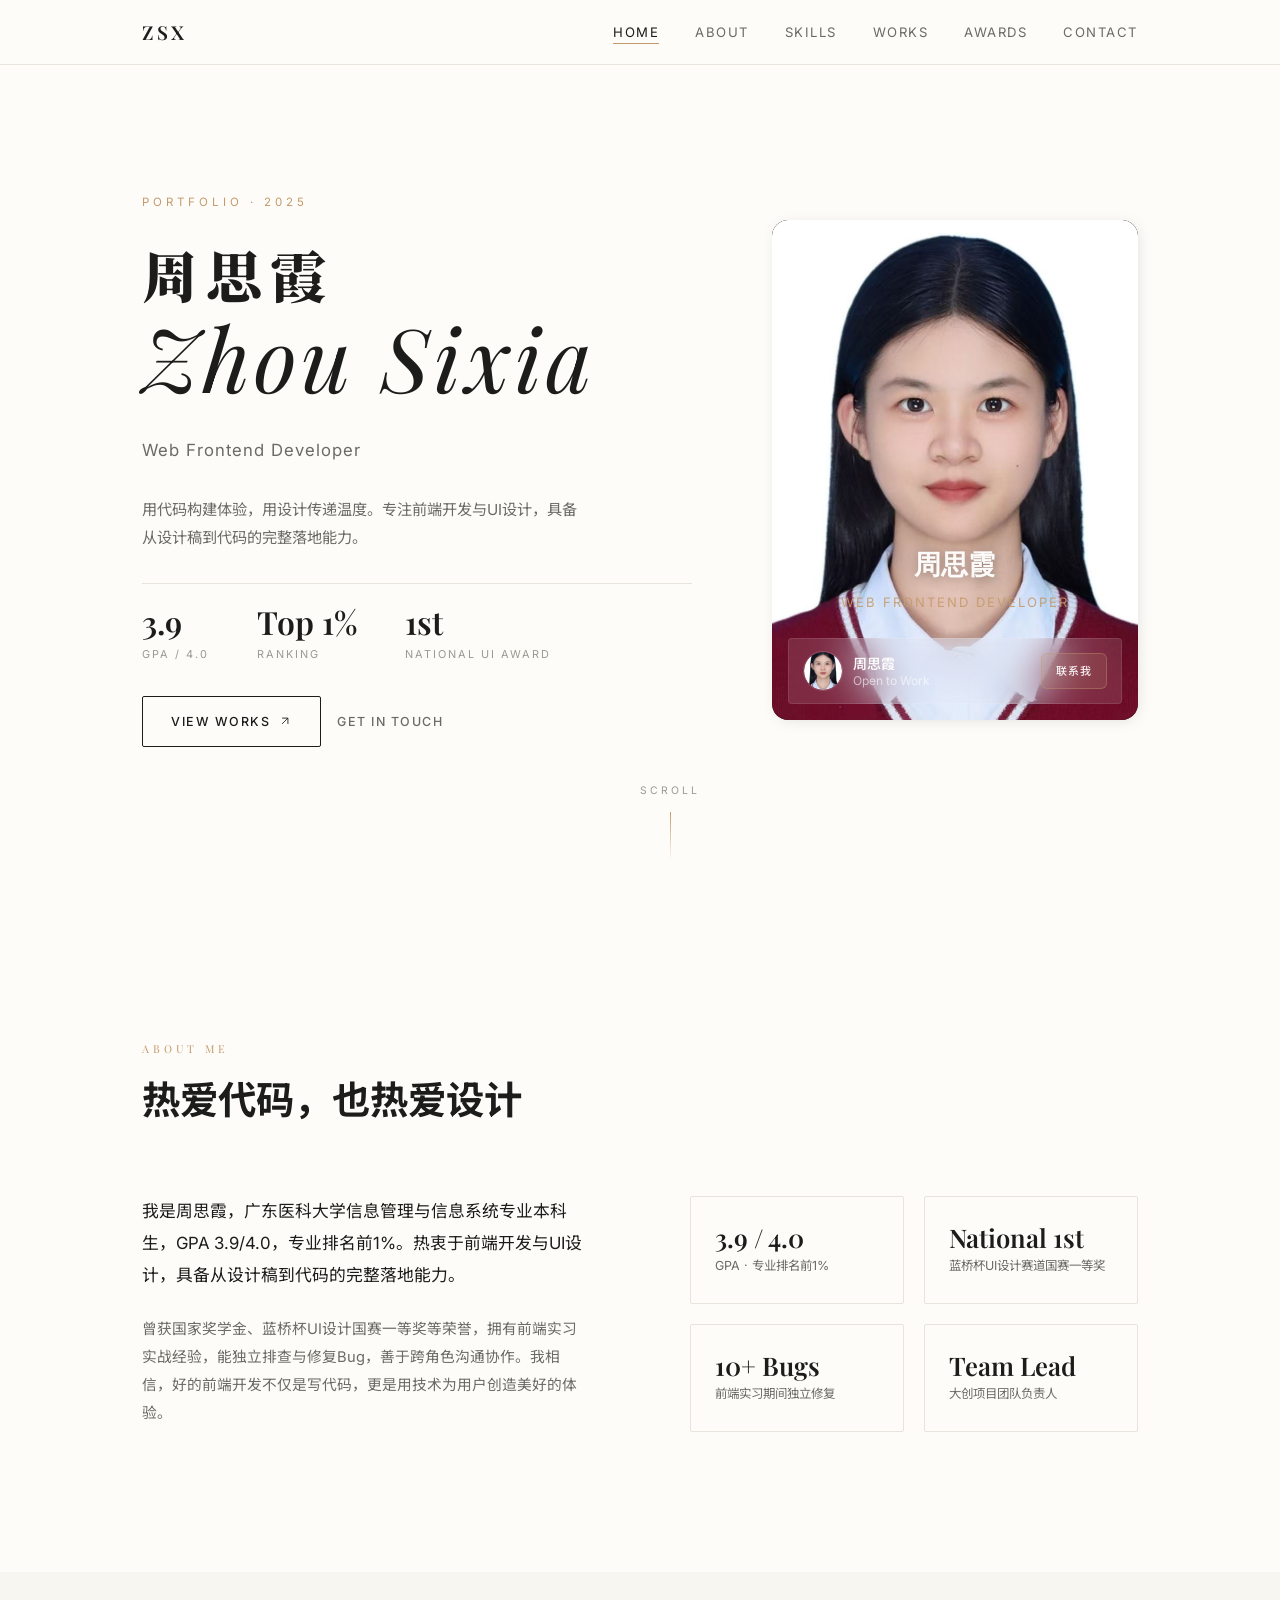
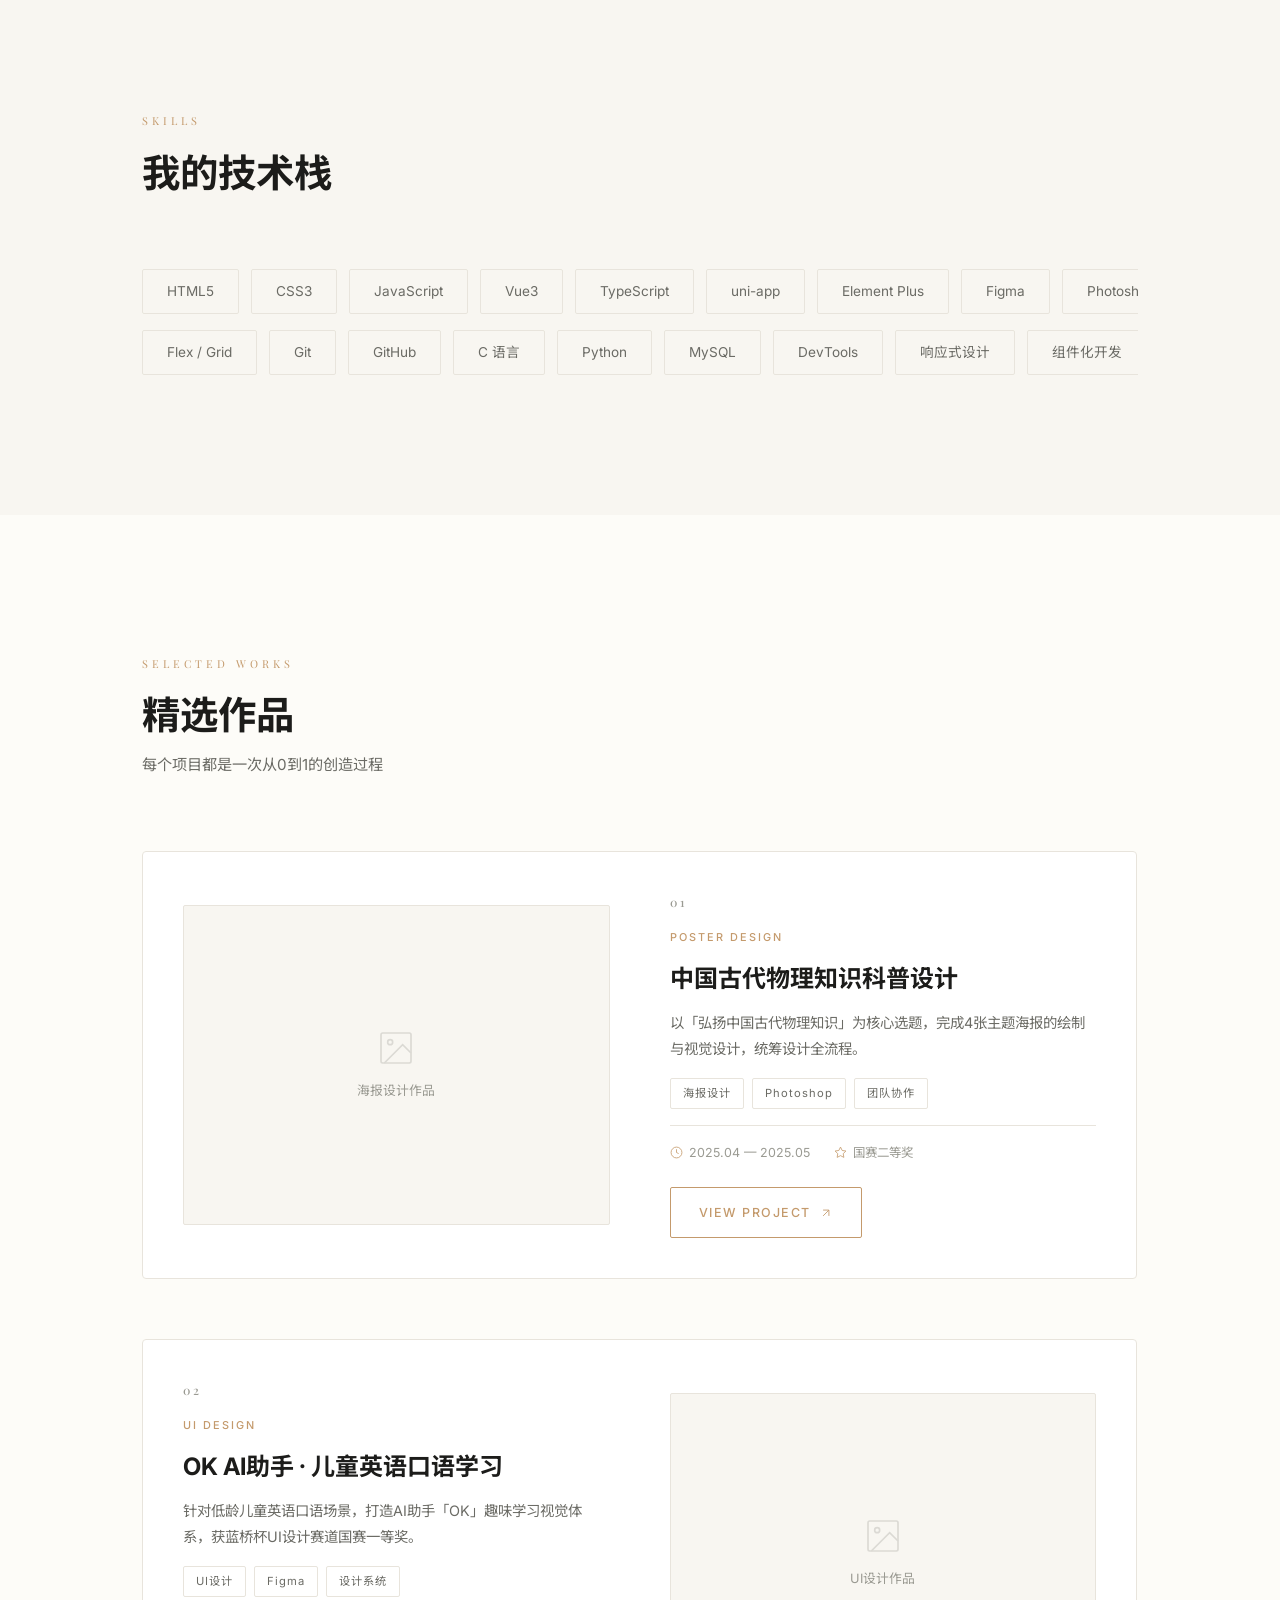
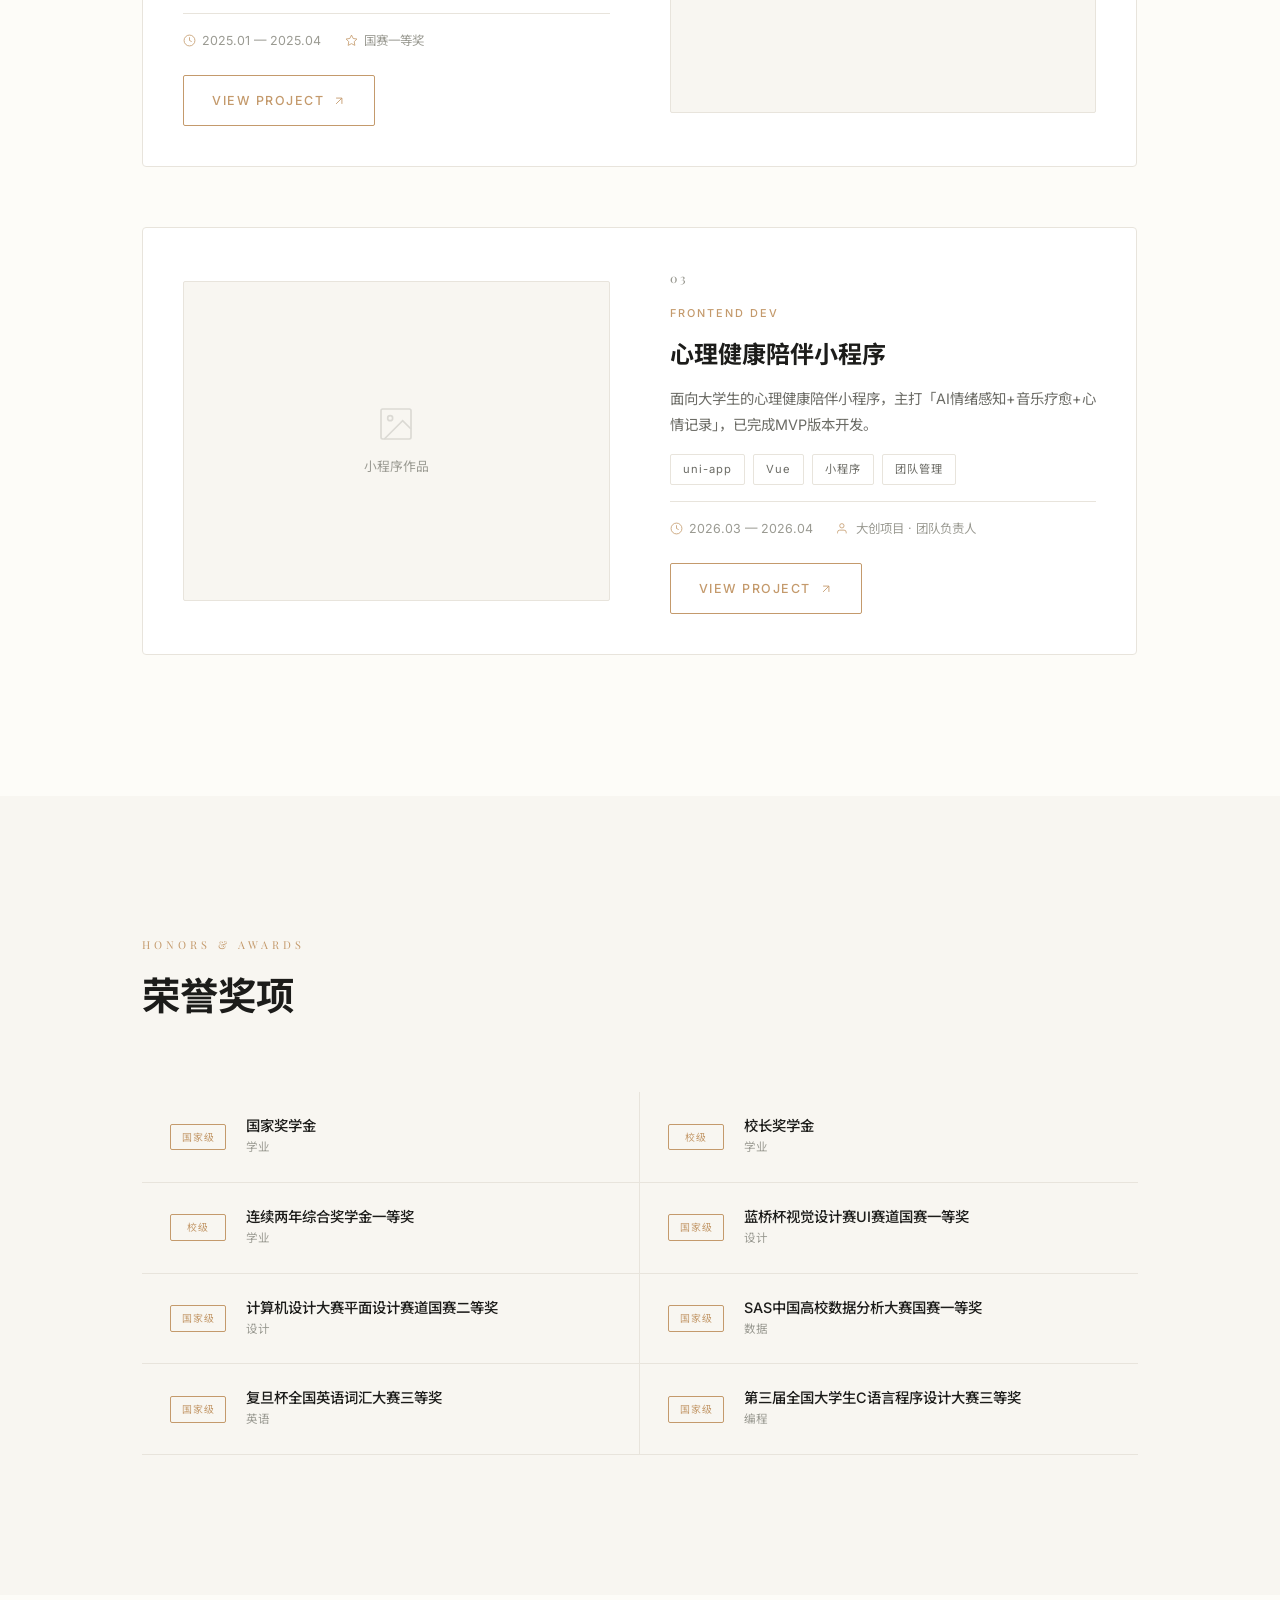
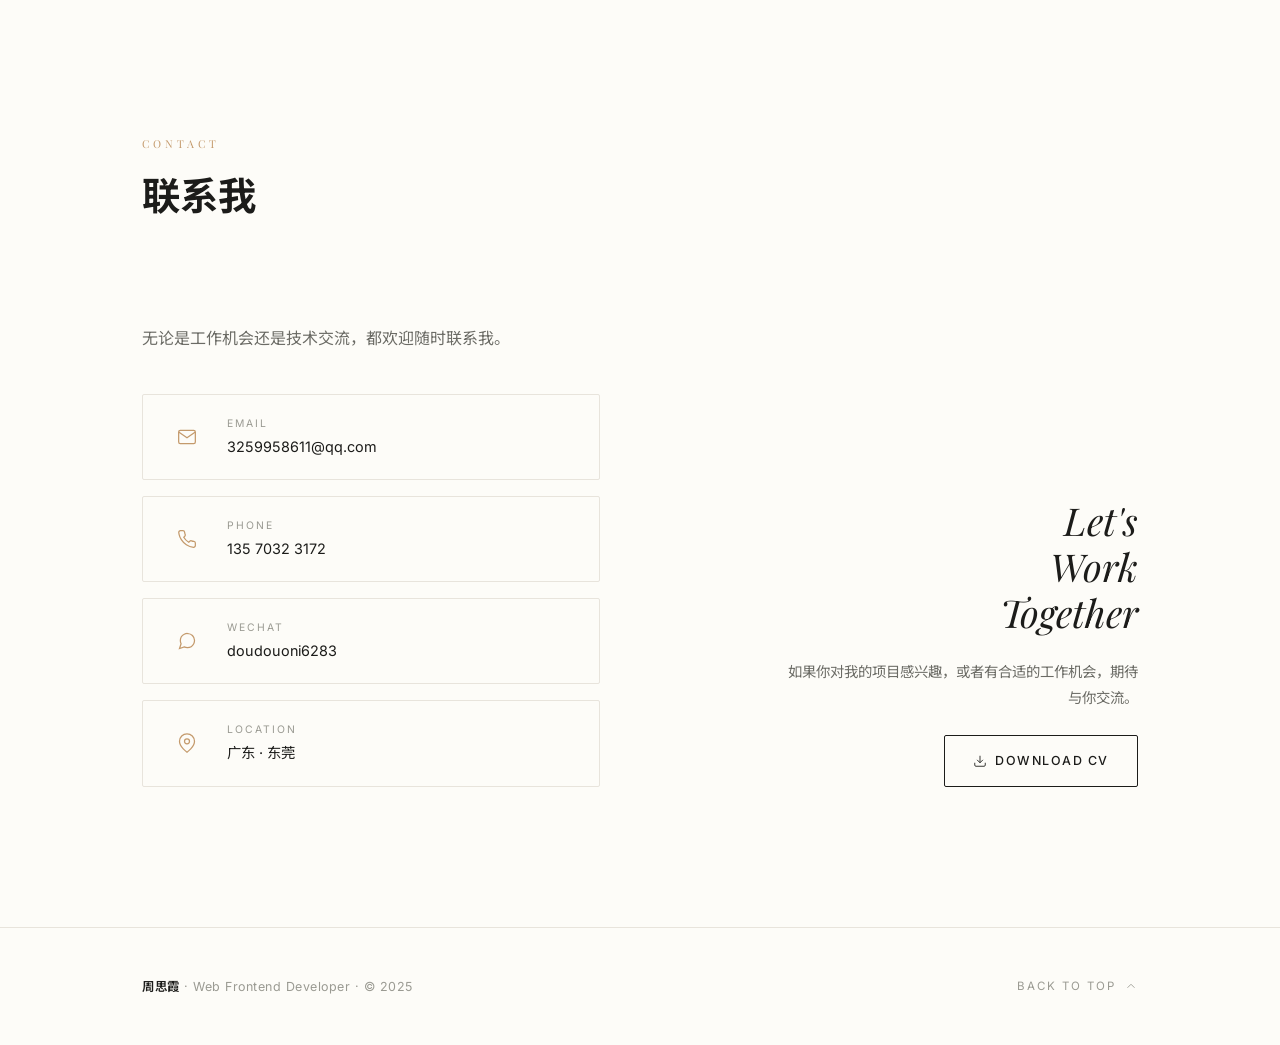
<file: index.html>
<!DOCTYPE html>
<html lang="zh-CN">
<head>
  <meta charset="UTF-8">
  <meta name="viewport" content="width=device-width, initial-scale=1.0">
  <title>周思霞 | Web前端开发工程师</title>
  <meta name="description" content="周思霞的个人作品集 - Web前端开发工程师，专注于前端开发与UI设计">

  <!-- Google Fonts -->
  <link rel="preconnect" href="https://fonts.googleapis.com">
  <link rel="preconnect" href="https://fonts.gstatic.com" crossorigin>
  <link href="https://fonts.googleapis.com/css2?family=Inter:wght@300;400;500;600;700&family=Noto+Serif+SC:wght@400;500;600;700;900&family=Playfair+Display:ital,wght@0,400;0,500;0,600;0,700;0,800;1,400;1,500&family=Noto+Sans+SC:wght@300;400;500;700&display=swap" rel="stylesheet">

  <link rel="stylesheet" href="styles.css">
  <link rel="stylesheet" href="profile-card.css">

  <!-- GSAP 动效库 -->
  <script src="https://cdnjs.cloudflare.com/ajax/libs/gsap/3.12.5/gsap.min.js" defer></script>
  <script src="profile-card.js" defer></script>
</head>
<body>

  <!-- 页面切换遮罩层 -->
  <div class="page-transition-overlay" id="pageOverlay"></div>

  <!-- ===== 导航栏 ===== -->
  <nav class="navbar" id="navbar">
    <div class="nav-container">
      <a href="#home" class="nav-logo">ZSX</a>
      <ul class="nav-links" id="navLinks">
        <li><a href="#home" class="nav-link active" data-section="home">Home</a></li>
        <li><a href="#about" class="nav-link" data-section="about">About</a></li>
        <li><a href="#skills" class="nav-link" data-section="skills">Skills</a></li>
        <li><a href="#projects" class="nav-link" data-section="projects">Works</a></li>
        <li><a href="#awards" class="nav-link" data-section="awards">Awards</a></li>
        <li><a href="#contact" class="nav-link" data-section="contact">Contact</a></li>
      </ul>
      <button class="hamburger" id="hamburger" aria-label="菜单">
        <span></span>
        <span></span>
        <span></span>
      </button>
    </div>
  </nav>

  <!-- ===== Hero 区 ===== -->
  <section class="hero" id="home">
    <div class="hero-inner">
      <div class="hero-left fade-up">
        <span class="hero-tag">Portfolio · 2025</span>
        <h1 class="hero-name">
          <span class="name-cn">周思霞</span>
          <span class="name-en">Zhou Sixia</span>
        </h1>
        <p class="hero-title">Web Frontend Developer</p>
        <p class="hero-desc">用代码构建体验，用设计传递温度。专注前端开发与UI设计，具备从设计稿到代码的完整落地能力。</p>
        <div class="hero-stats">
          <div class="hero-stat">
            <span class="hero-stat-value">3.9</span>
            <span class="hero-stat-label">GPA / 4.0</span>
          </div>
          <div class="hero-stat">
            <span class="hero-stat-value">Top 1%</span>
            <span class="hero-stat-label">Ranking</span>
          </div>
          <div class="hero-stat">
            <span class="hero-stat-value">1st</span>
            <span class="hero-stat-label">National UI Award</span>
          </div>
        </div>
        <div class="hero-actions">
          <a href="#projects" class="btn btn-primary">
            <span>View Works</span>
            <svg viewBox="0 0 24 24" fill="none" stroke="currentColor" stroke-width="1.5"><path d="M7 17L17 7M17 7H7M17 7v10"/></svg>
          </a>
          <a href="#contact" class="btn btn-text">Get in Touch</a>
        </div>
      </div>
      <div class="hero-right fade-up">
        <!-- 3D 个人卡片 -->
        <div class="pc-card-wrapper">
          <div class="pc-behind"></div>
          <div class="pc-card-shell">
            <section class="pc-card">
              <div class="pc-inside">
                <div class="pc-shine"></div>
                <div class="pc-glare"></div>
                <div class="pc-avatar-content">
                  <img class="pc-avatar" src="assets/avatar/avatar.jpg" alt="周思霞头像" loading="lazy">
                </div>
                <div class="pc-content-overlay">
                  <h3 class="pc-card-title">周思霞</h3>
                  <p class="pc-card-subtitle">Web Frontend Developer</p>
                </div>
                <div class="pc-user-info">
                  <div class="pc-user-details">
                    <div class="pc-mini-avatar">
                      <img src="assets/avatar/avatar.jpg" alt="头像" loading="lazy">
                    </div>
                    <div class="pc-user-text">
                      <div class="pc-user-name">周思霞</div>
                      <div class="pc-user-status">Open to Work</div>
                    </div>
                  </div>
                  <a href="#contact" class="pc-contact-btn">联系我</a>
                </div>
              </div>
            </section>
          </div>
        </div>
      </div>
    </div>
    <div class="scroll-hint fade-up">
      <span>Scroll</span>
      <div class="scroll-line"></div>
    </div>
  </section>

  <!-- ===== 关于我 ===== -->
  <section class="section about-section" id="about">
    <div class="container">
      <div class="section-header fade-up">
        <span class="section-label">About Me</span>
        <h2 class="section-title">热爱代码，也热爱设计</h2>
      </div>
      <div class="about-inner">
        <div class="about-text fade-up">
          <p class="about-summary">
            我是周思霞，广东医科大学信息管理与信息系统专业本科生，GPA 3.9/4.0，专业排名前1%。热衷于前端开发与UI设计，具备从设计稿到代码的完整落地能力。
          </p>
          <p class="about-detail">
            曾获国家奖学金、蓝桥杯UI设计国赛一等奖等荣誉，拥有前端实习实战经验，能独立排查与修复Bug，善于跨角色沟通协作。我相信，好的前端开发不仅是写代码，更是用技术为用户创造美好的体验。
          </p>
        </div>
        <div class="about-highlights fade-up">
          <div class="highlight-item">
            <span class="highlight-number">3.9 / 4.0</span>
            <span class="highlight-text">GPA · 专业排名前1%</span>
          </div>
          <div class="highlight-item">
            <span class="highlight-number">National 1st</span>
            <span class="highlight-text">蓝桥杯UI设计赛道国赛一等奖</span>
          </div>
          <div class="highlight-item">
            <span class="highlight-number">10+ Bugs</span>
            <span class="highlight-text">前端实习期间独立修复</span>
          </div>
          <div class="highlight-item">
            <span class="highlight-number">Team Lead</span>
            <span class="highlight-text">大创项目团队负责人</span>
          </div>
        </div>
      </div>
    </div>
  </section>

  <!-- ===== 专业技能 ===== -->
  <section class="section skills-section" id="skills">
    <div class="container">
      <div class="section-header fade-up">
        <span class="section-label">Skills</span>
        <h2 class="section-title">我的技术栈</h2>
      </div>
      <!-- 横向滚动标签带 -->
      <div class="skills-marquee" id="skillsMarquee">
        <div class="marquee-row marquee-left">
          <div class="marquee-track">
            <span class="marquee-tag">HTML5</span>
            <span class="marquee-tag">CSS3</span>
            <span class="marquee-tag">JavaScript</span>
            <span class="marquee-tag">Vue3</span>
            <span class="marquee-tag">TypeScript</span>
            <span class="marquee-tag">uni-app</span>
            <span class="marquee-tag">Element Plus</span>
            <span class="marquee-tag">Figma</span>
            <span class="marquee-tag">Photoshop</span>
            <span class="marquee-tag">Illustrator</span>
            <!-- 重复一份用于无缝循环 -->
            <span class="marquee-tag">HTML5</span>
            <span class="marquee-tag">CSS3</span>
            <span class="marquee-tag">JavaScript</span>
            <span class="marquee-tag">Vue3</span>
            <span class="marquee-tag">TypeScript</span>
            <span class="marquee-tag">uni-app</span>
            <span class="marquee-tag">Element Plus</span>
            <span class="marquee-tag">Figma</span>
            <span class="marquee-tag">Photoshop</span>
            <span class="marquee-tag">Illustrator</span>
          </div>
        </div>
        <div class="marquee-row marquee-right">
          <div class="marquee-track">
            <span class="marquee-tag">Flex / Grid</span>
            <span class="marquee-tag">Git</span>
            <span class="marquee-tag">GitHub</span>
            <span class="marquee-tag">C 语言</span>
            <span class="marquee-tag">Python</span>
            <span class="marquee-tag">MySQL</span>
            <span class="marquee-tag">DevTools</span>
            <span class="marquee-tag">响应式设计</span>
            <span class="marquee-tag">组件化开发</span>
            <span class="marquee-tag">UI 设计</span>
            <!-- 重复 -->
            <span class="marquee-tag">Flex / Grid</span>
            <span class="marquee-tag">Git</span>
            <span class="marquee-tag">GitHub</span>
            <span class="marquee-tag">C 语言</span>
            <span class="marquee-tag">Python</span>
            <span class="marquee-tag">MySQL</span>
            <span class="marquee-tag">DevTools</span>
            <span class="marquee-tag">响应式设计</span>
            <span class="marquee-tag">组件化开发</span>
            <span class="marquee-tag">UI 设计</span>
          </div>
        </div>
      </div>
    </div>
  </section>

  <!-- ===== 作品集 ===== -->
  <section class="section projects-section" id="projects">
    <div class="container">
      <div class="section-header fade-up">
        <span class="section-label">Selected Works</span>
        <h2 class="section-title">精选作品</h2>
        <p class="section-desc">每个项目都是一次从0到1的创造过程</p>
      </div>

      <!-- 粘性堆叠容器 -->
      <div class="sticky-stack" id="stickyStack">

        <!-- 项目 01：海报设计 -->
        <div class="stack-card" data-stack-index="0">
          <div class="project-entry">
            <div class="project-cover-wrap">
              <div class="project-cover">
                <div class="project-placeholder">
                  <svg viewBox="0 0 24 24" fill="none" stroke="currentColor" stroke-width="1" width="40" height="40">
                    <rect x="3" y="3" width="18" height="18" rx="1"/>
                    <circle cx="8.5" cy="8.5" r="1.5"/>
                    <polyline points="21 15 16 10 5 21"/>
                  </svg>
                  <span>海报设计作品</span>
                </div>
              </div>
            </div>
            <div class="project-info">
              <span class="project-number">01</span>
              <span class="project-type">Poster Design</span>
              <h3 class="project-title">中国古代物理知识科普设计</h3>
              <p class="project-desc">以「弘扬中国古代物理知识」为核心选题，完成4张主题海报的绘制与视觉设计，统筹设计全流程。</p>
              <div class="project-tags">
                <span class="tag">海报设计</span>
                <span class="tag">Photoshop</span>
                <span class="tag">团队协作</span>
              </div>
              <div class="project-meta">
                <span class="meta-item">
                  <svg viewBox="0 0 24 24" fill="none" stroke="currentColor" stroke-width="1.5"><circle cx="12" cy="12" r="10"/><polyline points="12 6 12 12 16 14"/></svg>
                  2025.04 — 2025.05
                </span>
                <span class="meta-item">
                  <svg viewBox="0 0 24 24" fill="none" stroke="currentColor" stroke-width="1.5"><polygon points="12 2 15.09 8.26 22 9.27 17 14.14 18.18 21.02 12 17.77 5.82 21.02 7 14.14 2 9.27 8.91 8.26 12 2"/></svg>
                  国赛二等奖
                </span>
              </div>
              <div class="project-link">
                <a href="poster.html" class="btn btn-accent btn-sm">
                  <span>View Project</span>
                  <svg viewBox="0 0 24 24" fill="none" stroke="currentColor" stroke-width="1.5"><path d="M7 17L17 7M17 7H7M17 7v10"/></svg>
                </a>
              </div>
            </div>
          </div>
        </div>

        <!-- 项目 02：UI设计 -->
        <div class="stack-card" data-stack-index="1">
          <div class="project-entry reverse">
            <div class="project-cover-wrap">
              <div class="project-cover">
                <div class="project-placeholder">
                  <svg viewBox="0 0 24 24" fill="none" stroke="currentColor" stroke-width="1" width="40" height="40">
                    <rect x="3" y="3" width="18" height="18" rx="1"/>
                    <circle cx="8.5" cy="8.5" r="1.5"/>
                    <polyline points="21 15 16 10 5 21"/>
                  </svg>
                  <span>UI设计作品</span>
                </div>
              </div>
            </div>
            <div class="project-info">
              <span class="project-number">02</span>
              <span class="project-type">UI Design</span>
              <h3 class="project-title">OK AI助手 · 儿童英语口语学习</h3>
              <p class="project-desc">针对低龄儿童英语口语场景，打造AI助手「OK」趣味学习视觉体系，获蓝桥杯UI设计赛道国赛一等奖。</p>
              <div class="project-tags">
                <span class="tag">UI设计</span>
                <span class="tag">Figma</span>
                <span class="tag">设计系统</span>
              </div>
              <div class="project-meta">
                <span class="meta-item">
                  <svg viewBox="0 0 24 24" fill="none" stroke="currentColor" stroke-width="1.5"><circle cx="12" cy="12" r="10"/><polyline points="12 6 12 12 16 14"/></svg>
                  2025.01 — 2025.04
                </span>
                <span class="meta-item">
                  <svg viewBox="0 0 24 24" fill="none" stroke="currentColor" stroke-width="1.5"><polygon points="12 2 15.09 8.26 22 9.27 17 14.14 18.18 21.02 12 17.77 5.82 21.02 7 14.14 2 9.27 8.91 8.26 12 2"/></svg>
                  国赛一等奖
                </span>
              </div>
              <div class="project-link">
                <a href="ui-design.html" class="btn btn-accent btn-sm">
                  <span>View Project</span>
                  <svg viewBox="0 0 24 24" fill="none" stroke="currentColor" stroke-width="1.5"><path d="M7 17L17 7M17 7H7M17 7v10"/></svg>
                </a>
              </div>
            </div>
          </div>
        </div>

        <!-- 项目 03：前端项目 -->
        <div class="stack-card" data-stack-index="2">
          <div class="project-entry">
            <div class="project-cover-wrap">
              <div class="project-cover">
                <div class="project-placeholder">
                  <svg viewBox="0 0 24 24" fill="none" stroke="currentColor" stroke-width="1" width="40" height="40">
                    <rect x="3" y="3" width="18" height="18" rx="1"/>
                    <circle cx="8.5" cy="8.5" r="1.5"/>
                    <polyline points="21 15 16 10 5 21"/>
                  </svg>
                  <span>小程序作品</span>
                </div>
              </div>
            </div>
            <div class="project-info">
              <span class="project-number">03</span>
              <span class="project-type">Frontend Dev</span>
              <h3 class="project-title">心理健康陪伴小程序</h3>
              <p class="project-desc">面向大学生的心理健康陪伴小程序，主打「AI情绪感知+音乐疗愈+心情记录」，已完成MVP版本开发。</p>
              <div class="project-tags">
                <span class="tag">uni-app</span>
                <span class="tag">Vue</span>
                <span class="tag">小程序</span>
                <span class="tag">团队管理</span>
              </div>
              <div class="project-meta">
                <span class="meta-item">
                  <svg viewBox="0 0 24 24" fill="none" stroke="currentColor" stroke-width="1.5"><circle cx="12" cy="12" r="10"/><polyline points="12 6 12 12 16 14"/></svg>
                  2026.03 — 2026.04
                </span>
                <span class="meta-item">
                  <svg viewBox="0 0 24 24" fill="none" stroke="currentColor" stroke-width="1.5"><path d="M17 21v-2a4 4 0 0 0-4-4H5a4 4 0 0 0-4 4v2"/><circle cx="9" cy="7" r="4"/></svg>
                  大创项目 · 团队负责人
                </span>
              </div>
              <div class="project-link">
                <a href="mental-health.html" class="btn btn-accent btn-sm">
                  <span>View Project</span>
                  <svg viewBox="0 0 24 24" fill="none" stroke="currentColor" stroke-width="1.5"><path d="M7 17L17 7M17 7H7M17 7v10"/></svg>
                </a>
              </div>
            </div>
          </div>
        </div>

      </div>
    </div>
  </section>

  <!-- ===== 荣誉奖项 ===== -->
  <section class="section awards-section" id="awards">
    <div class="container">
      <div class="section-header fade-up">
        <span class="section-label">Honors & Awards</span>
        <h2 class="section-title">荣誉奖项</h2>
      </div>
      <div class="awards-inner fade-up">
        <div class="award-item">
          <span class="award-badge">国家级</span>
          <div class="award-content">
            <h4 class="award-name">国家奖学金</h4>
            <span class="award-category">学业</span>
          </div>
        </div>
        <div class="award-item">
          <span class="award-badge">校级</span>
          <div class="award-content">
            <h4 class="award-name">校长奖学金</h4>
            <span class="award-category">学业</span>
          </div>
        </div>
        <div class="award-item">
          <span class="award-badge">校级</span>
          <div class="award-content">
            <h4 class="award-name">连续两年综合奖学金一等奖</h4>
            <span class="award-category">学业</span>
          </div>
        </div>
        <div class="award-item">
          <span class="award-badge">国家级</span>
          <div class="award-content">
            <h4 class="award-name">蓝桥杯视觉设计赛UI赛道国赛一等奖</h4>
            <span class="award-category">设计</span>
          </div>
        </div>
        <div class="award-item">
          <span class="award-badge">国家级</span>
          <div class="award-content">
            <h4 class="award-name">计算机设计大赛平面设计赛道国赛二等奖</h4>
            <span class="award-category">设计</span>
          </div>
        </div>
        <div class="award-item">
          <span class="award-badge">国家级</span>
          <div class="award-content">
            <h4 class="award-name">SAS中国高校数据分析大赛国赛一等奖</h4>
            <span class="award-category">数据</span>
          </div>
        </div>
        <div class="award-item">
          <span class="award-badge">国家级</span>
          <div class="award-content">
            <h4 class="award-name">复旦杯全国英语词汇大赛三等奖</h4>
            <span class="award-category">英语</span>
          </div>
        </div>
        <div class="award-item">
          <span class="award-badge">国家级</span>
          <div class="award-content">
            <h4 class="award-name">第三届全国大学生C语言程序设计大赛三等奖</h4>
            <span class="award-category">编程</span>
          </div>
        </div>
      </div>
    </div>
  </section>

  <!-- ===== 联系我 ===== -->
  <section class="section contact-section" id="contact">
    <div class="container">
      <div class="contact-inner">
        <div class="contact-left fade-up">
          <div class="section-header">
            <span class="section-label">Contact</span>
            <h2 class="section-title">联系我</h2>
          </div>
          <p class="contact-text">无论是工作机会还是技术交流，都欢迎随时联系我。</p>
          <div class="contact-cards">
            <a href="mailto:3259958611@qq.com" class="contact-card">
              <div class="contact-icon">
                <svg viewBox="0 0 24 24" fill="none" stroke="currentColor" stroke-width="1.5">
                  <path d="M4 4h16c1.1 0 2 .9 2 2v12c0 1.1-.9 2-2 2H4c-1.1 0-2-.9-2-2V6c0-1.1.9-2 2-2z"/>
                  <polyline points="22,6 12,13 2,6"/>
                </svg>
              </div>
              <div>
                <span class="contact-label">Email</span>
                <span class="contact-value">3259958611@qq.com</span>
              </div>
            </a>
            <div class="contact-card">
              <div class="contact-icon">
                <svg viewBox="0 0 24 24" fill="none" stroke="currentColor" stroke-width="1.5">
                  <path d="M22 16.92v3a2 2 0 0 1-2.18 2 19.79 19.79 0 0 1-8.63-3.07 19.5 19.5 0 0 1-6-6 19.79 19.79 0 0 1-3.07-8.67A2 2 0 0 1 4.11 2h3a2 2 0 0 1 2 1.72c.127.96.361 1.903.7 2.81a2 2 0 0 1-.45 2.11L8.09 9.91a16 16 0 0 0 6 6l1.27-1.27a2 2 0 0 1 2.11-.45c.907.339 1.85.573 2.81.7A2 2 0 0 1 22 16.92z"/>
                </svg>
              </div>
              <div>
                <span class="contact-label">Phone</span>
                <span class="contact-value">135 7032 3172</span>
              </div>
            </div>
            <div class="contact-card">
              <div class="contact-icon">
                <svg viewBox="0 0 24 24" fill="none" stroke="currentColor" stroke-width="1.5">
                  <path d="M21 11.5a8.38 8.38 0 0 1-.9 3.8 8.5 8.5 0 0 1-7.6 4.7 8.38 8.38 0 0 1-3.8-.9L3 21l1.9-5.7a8.38 8.38 0 0 1-.9-3.8 8.5 8.5 0 0 1 4.7-7.6 8.38 8.38 0 0 1 3.8-.9h.5a8.48 8.48 0 0 1 8 8v.5z"/>
                </svg>
              </div>
              <div>
                <span class="contact-label">WeChat</span>
                <span class="contact-value">doudouoni6283</span>
              </div>
            </div>
            <div class="contact-card">
              <div class="contact-icon">
                <svg viewBox="0 0 24 24" fill="none" stroke="currentColor" stroke-width="1.5">
                  <path d="M21 10c0 7-9 13-9 13s-9-6-9-13a9 9 0 0 1 18 0z"/>
                  <circle cx="12" cy="10" r="3"/>
                </svg>
              </div>
              <div>
                <span class="contact-label">Location</span>
                <span class="contact-value">广东 · 东莞</span>
              </div>
            </div>
          </div>
        </div>
        <div class="contact-right fade-up">
          <h3 class="contact-cta-title">Let's<br>Work<br>Together</h3>
          <p class="contact-cta-desc">如果你对我的项目感兴趣，或者有合适的工作机会，期待与你交流。</p>
          <a href="个人简历.pdf" download class="btn btn-primary">
            <svg viewBox="0 0 24 24" fill="none" stroke="currentColor" stroke-width="1.5" width="16" height="16">
              <path d="M21 15v4a2 2 0 0 1-2 2H5a2 2 0 0 1-2-2v-4"/>
              <polyline points="7 10 12 15 17 10"/>
              <line x1="12" y1="15" x2="12" y2="3"/>
            </svg>
            <span>Download CV</span>
          </a>
        </div>
      </div>
    </div>
  </section>

  <!-- ===== 页脚 ===== -->
  <footer class="footer">
    <div class="footer-inner">
      <p class="footer-text"><strong>周思霞</strong> · Web Frontend Developer · © 2025</p>
      <button class="footer-back-top" onclick="window.scrollTo({top:0,behavior:'smooth'})">
        <span>Back to Top</span>
        <svg viewBox="0 0 24 24" fill="none" stroke="currentColor" stroke-width="1.5">
          <polyline points="18 15 12 9 6 15"/>
        </svg>
      </button>
    </div>
  </footer>

  <script src="script.js"></script>
</body>
</html>
</file>
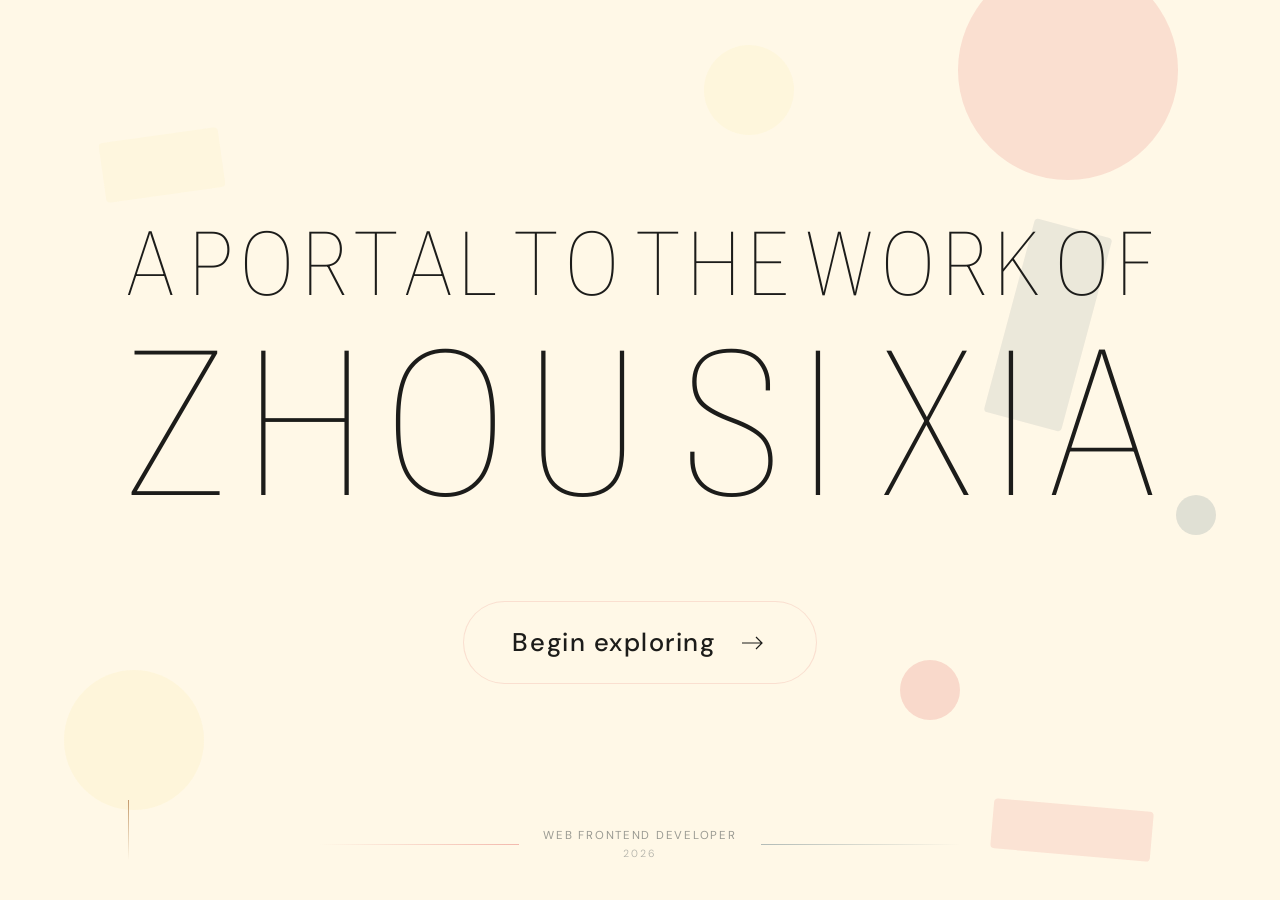
<file: splash.html>
<!doctype html>
<html lang="en">
  <head>
    <meta charset="UTF-8" />
    <meta name="viewport" content="width=device-width, initial-scale=1.0" />
    <title>周思霞 | Web Frontend Developer</title>
    <link rel="preconnect" href="https://fonts.googleapis.com" />
    <link rel="preconnect" href="https://fonts.gstatic.com" crossorigin />
    <!-- Roboto Flex 可变字体（支持 wght/wdth/ital 轴） -->
    <link
      href="https://fonts.googleapis.com/css2?family=Roboto+Flex:opsz,wdth,wght@8..144,25..151,100..1000&display=swap"
      rel="stylesheet"
    />
    <link
      href="https://fonts.googleapis.com/css2?family=DM+Sans:ital,opsz,wght@0,9..40,300;0,9..40,400;0,9..40,500;0,9..40,600&display=swap"
      rel="stylesheet"
    />
    <link rel="stylesheet" href="splash.css" />
  </head>
  <body>
    <div class="splash" id="splash">
      <!-- Grainient 动态背景 -->
      <div class="grainient-container" id="grainientBg"></div>

      <!-- 背景几何装饰 -->
      <div class="splash-shapes">
        <div class="shape shape-circle shape-1"></div>
        <div class="shape shape-circle shape-2"></div>
        <div class="shape shape-rect shape-3"></div>
        <div class="shape shape-circle shape-4"></div>
        <div class="shape shape-rect shape-5"></div>
        <div class="shape shape-circle shape-6"></div>
        <div class="shape shape-rect shape-7"></div>
        <div class="shape shape-circle shape-8"></div>
      </div>

      <!-- 主内容 -->
      <div class="splash-body">
        <!-- TextPressure 文字动效容器 -->
        <div class="tp-container" id="tpContainer1">
          <h1 class="tp-title" id="tpTitle1"></h1>
        </div>
        <div class="tp-container" id="tpContainer2">
          <h1 class="tp-title" id="tpTitle2"></h1>
        </div>

        <div class="splash-cta-wrap">
          <button class="splash-cta" id="enterBtn">
            <span>Begin exploring</span>
            <svg
              class="splash-cta-arrow"
              viewBox="0 0 32 32"
              fill="none"
              stroke="currentColor"
              stroke-width="1.2"
            >
              <path d="M6 16h20M20 10l6 6-6 6" />
            </svg>
          </button>
        </div>
      </div>

      <!-- 底部信息（居中 + 两侧渐细横线） -->
      <div class="splash-footer">
        <div class="splash-footer-line splash-footer-line-left"></div>
        <div class="splash-footer-text">
          <span class="splash-footer-role">WEB FRONTEND DEVELOPER</span>
          <span class="splash-footer-year">2026</span>
        </div>
        <div class="splash-footer-line splash-footer-line-right"></div>
      </div>

      <!-- 左下角装饰线 -->
      <div class="splash-accent"></div>
    </div>

    <!-- Grainient 动态背景 -->
    <script type="module">
      import { Renderer, Program, Mesh, Triangle } from 'https://esm.sh/ogl@1.0.11';

      const hexToRgb = hex => {
        const result = /^#?([a-f\d]{2})([a-f\d]{2})([a-f\d]{2})$/i.exec(hex);
        if (!result) return [1, 1, 1];
        return [parseInt(result[1], 16) / 255, parseInt(result[2], 16) / 255, parseInt(result[3], 16) / 255];
      };

      // 原始 vertex shader（完全保留）
      const vertex = `#version 300 es
in vec2 position;
void main() {
  gl_Position = vec4(position, 0.0, 1.0);
}`;

      // 原始 fragment shader（完全保留）
      const fragment = `#version 300 es
precision highp float;
uniform vec2 iResolution;
uniform float iTime;
uniform float uTimeSpeed;
uniform float uColorBalance;
uniform float uWarpStrength;
uniform float uWarpFrequency;
uniform float uWarpSpeed;
uniform float uWarpAmplitude;
uniform float uBlendAngle;
uniform float uBlendSoftness;
uniform float uRotationAmount;
uniform float uNoiseScale;
uniform float uGrainAmount;
uniform float uGrainScale;
uniform float uGrainAnimated;
uniform float uContrast;
uniform float uGamma;
uniform float uSaturation;
uniform vec2 uCenterOffset;
uniform float uZoom;
uniform vec3 uColor1;
uniform vec3 uColor2;
uniform vec3 uColor3;
out vec4 fragColor;
#define S(a,b,t) smoothstep(a,b,t)
mat2 Rot(float a){float s=sin(a),c=cos(a);return mat2(c,-s,s,c);}
vec2 hash(vec2 p){p=vec2(dot(p,vec2(2127.1,81.17)),dot(p,vec2(1269.5,283.37)));return fract(sin(p)*43758.5453);}
float noise(vec2 p){vec2 i=floor(p),f=fract(p),u=f*f*(3.0-2.0*f);float n=mix(mix(dot(-1.0+2.0*hash(i+vec2(0.0,0.0)),f-vec2(0.0,0.0)),dot(-1.0+2.0*hash(i+vec2(1.0,0.0)),f-vec2(1.0,0.0)),u.x),mix(dot(-1.0+2.0*hash(i+vec2(0.0,1.0)),f-vec2(0.0,1.0)),dot(-1.0+2.0*hash(i+vec2(1.0,1.0)),f-vec2(1.0,1.0)),u.x),u.y);return 0.5+0.5*n;}
void mainImage(out vec4 o, vec2 C){
  float t=iTime*uTimeSpeed;
  vec2 uv=C/iResolution.xy;
  float ratio=iResolution.x/iResolution.y;
  vec2 tuv=uv-0.5+uCenterOffset;
  tuv/=max(uZoom,0.001);

  float degree=noise(vec2(t*0.1,tuv.x*tuv.y)*uNoiseScale);
  tuv.y*=1.0/ratio;
  tuv*=Rot(radians((degree-0.5)*uRotationAmount+180.0));
  tuv.y*=ratio;

  float frequency=uWarpFrequency;
  float ws=max(uWarpStrength,0.001);
  float amplitude=uWarpAmplitude/ws;
  float warpTime=t*uWarpSpeed;
  tuv.x+=sin(tuv.y*frequency+warpTime)/amplitude;
  tuv.y+=sin(tuv.x*(frequency*1.5)+warpTime)/(amplitude*0.5);

  vec3 colLav=uColor1;
  vec3 colOrg=uColor2;
  vec3 colDark=uColor3;
  float b=uColorBalance;
  float s=max(uBlendSoftness,0.0);
  mat2 blendRot=Rot(radians(uBlendAngle));
  float blendX=(tuv*blendRot).x;
  float edge0=-0.3-b-s;
  float edge1=0.2-b+s;
  float v0=0.5-b+s;
  float v1=-0.3-b-s;
  vec3 layer1=mix(colDark,colOrg,S(edge0,edge1,blendX));
  vec3 layer2=mix(colOrg,colLav,S(edge0,edge1,blendX));
  vec3 col=mix(layer1,layer2,S(v0,v1,tuv.y));

  vec2 grainUv=uv*max(uGrainScale,0.001);
  if(uGrainAnimated>0.5){grainUv+=vec2(iTime*0.05);}
  float grain=fract(sin(dot(grainUv,vec2(12.9898,78.233)))*43758.5453);
  col+=(grain-0.5)*uGrainAmount;

  col=(col-0.5)*uContrast+0.5;
  float luma=dot(col,vec3(0.2126,0.7152,0.0722));
  col=mix(vec3(luma),col,uSaturation);
  col=pow(max(col,0.0),vec3(1.0/max(uGamma,0.001)));
  col=clamp(col,0.0,1.0);

  o=vec4(col,1.0);
}
void main(){
  vec4 o=vec4(0.0);
  mainImage(o,gl_FragCoord.xy);
  fragColor=o;
}`;

      // 初始化 Grainient
      const container = document.getElementById('grainientBg');
      if (container) {
        const renderer = new Renderer({
          webgl: 2,
          alpha: true,
          antialias: false,
          dpr: Math.min(window.devicePixelRatio || 1, 2)
        });
        const gl = renderer.gl;
        const canvas = gl.canvas;
        canvas.style.width = '100%';
        canvas.style.height = '100%';
        canvas.style.display = 'block';
        container.appendChild(canvas);

        const geometry = new Triangle(gl);

        // 配色：暖黄橙色系（匹配 Splash 风格）
        const color1 = '#F8E9A1';  // 暖黄
        const color2 = '#FF9A76';  // 珊瑚橙
        const color3 = '#E8D5B7';  // 低饱和淡黄（替代亮白色）

        // 原始参数（完全保留默认值）
        const program = new Program(gl, {
          vertex,
          fragment,
          uniforms: {
            iTime:           { value: 0 },
            iResolution:     { value: new Float32Array([1, 1]) },
            uTimeSpeed:      { value: 0.25 },
            uColorBalance:   { value: 0.0 },
            uWarpStrength:   { value: 1.0 },
            uWarpFrequency:  { value: 5.0 },
            uWarpSpeed:      { value: 2.0 },
            uWarpAmplitude:  { value: 50.0 },
            uBlendAngle:     { value: 0.0 },
            uBlendSoftness:  { value: 0.05 },
            uRotationAmount: { value: 500.0 },
            uNoiseScale:     { value: 2.0 },
            uGrainAmount:    { value: 0.1 },
            uGrainScale:     { value: 2.0 },
            uGrainAnimated:  { value: 0.0 },
            uContrast:       { value: 1.2 },
            uGamma:          { value: 1.0 },
            uSaturation:     { value: 1.0 },
            uCenterOffset:   { value: new Float32Array([0, 0]) },
            uZoom:           { value: 0.9 },
            uColor1:         { value: new Float32Array(hexToRgb(color1)) },
            uColor2:         { value: new Float32Array(hexToRgb(color2)) },
            uColor3:         { value: new Float32Array(hexToRgb(color3)) }
          }
        });

        const mesh = new Mesh(gl, { geometry, program });

        const setSize = () => {
          const rect = container.getBoundingClientRect();
          const w = Math.max(1, Math.floor(rect.width));
          const h = Math.max(1, Math.floor(rect.height));
          renderer.setSize(w, h);
          program.uniforms.iResolution.value[0] = gl.drawingBufferWidth;
          program.uniforms.iResolution.value[1] = gl.drawingBufferHeight;
        };

        window.addEventListener('resize', setSize);
        setSize();

        // 原始渲染循环
        const t0 = performance.now();
        let raf;
        const loop = t => {
          program.uniforms.iTime.value = (t - t0) * 0.001;
          renderer.render({ scene: mesh });
          raf = requestAnimationFrame(loop);
        };
        raf = requestAnimationFrame(loop);

        // 清理
        window.addEventListener('beforeunload', () => {
          cancelAnimationFrame(raf);
          window.removeEventListener('resize', setSize);
          gl.getExtension('WEBGL_lose_context')?.loseContext();
        });
      }
    </script>

    <script>
      // =============================================
      // TextPressure - 严格按 ReactBits 原始代码移植
      // 保留全部动画曲线和延迟参数
      // 两行独立实例，共享鼠标状态
      // =============================================
      (function () {
        "use strict";

        const TEXT_COLOR = "#1C1C1A";
        const WIDTH = true;
        const WEIGHT = true;
        const ITALIC = true;
        const ALPHA = false;
        const MIN_FONT_SIZE = 20;

        // 原始工具函数
        function dist(a, b) {
          const dx = b.x - a.x;
          const dy = b.y - a.y;
          return Math.sqrt(dx * dx + dy * dy);
        }

        function getAttr(distance, maxDist, minVal, maxVal) {
          const val = maxVal - Math.abs((maxVal * distance) / maxDist);
          return Math.max(minVal, val + minVal);
        }

        function debounce(func, delay) {
          let timeoutId;
          return function () {
            clearTimeout(timeoutId);
            timeoutId = setTimeout(func, delay);
          };
        }

        // 共享鼠标状态
        const mouseRef = { x: 0, y: 0 };
        const cursorRef = { x: 0, y: 0 };
        const targetRef = { x: 0, y: 0 }; // 动画实际跟随的目标
        let isHovering = false;

        window.addEventListener("mousemove", function (e) {
          cursorRef.x = e.clientX;
          cursorRef.y = e.clientY;
        });
        window.addEventListener(
          "touchmove",
          function (e) {
            const t = e.touches[0];
            cursorRef.x = t.clientX;
            cursorRef.y = t.clientY;
          },
          { passive: true },
        );

        // 初始化鼠标位置
        const initRect = document
          .getElementById("tpContainer1")
          .getBoundingClientRect();
        const initCx = initRect.left + initRect.width / 2;
        const initCy = initRect.top + initRect.height / 2;
        mouseRef.x = initCx;
        mouseRef.y = initCy;
        cursorRef.x = initCx;
        cursorRef.y = initCy;
        targetRef.x = initCx;
        targetRef.y = initCy;

        // 检测鼠标是否在文字区域内
        function checkHover() {
          const r1 = document
            .getElementById("tpContainer1")
            .getBoundingClientRect();
          const r2 = document
            .getElementById("tpContainer2")
            .getBoundingClientRect();
          const padding = 40;
          const top = Math.min(r1.top, r2.top) - padding;
          const bottom = Math.max(r1.bottom, r2.bottom) + padding;
          const left = Math.min(r1.left, r2.left) - padding;
          const right = Math.max(r1.right, r2.right) + padding;
          isHovering =
            cursorRef.x >= left &&
            cursorRef.x <= right &&
            cursorRef.y >= top &&
            cursorRef.y <= bottom;
        }

        window.addEventListener("mousemove", checkHover);
        window.addEventListener("touchmove", checkHover, { passive: true });

        // 创建单行 TextPressure
        function createLine(containerId, titleId, text) {
          const container = document.getElementById(containerId);
          const title = document.getElementById(titleId);
          const chars = text.split("");
          const spansRef = [];

          chars.forEach(function (char) {
            const span = document.createElement("span");
            span.textContent = char;
            span.setAttribute("data-char", char);
            span.style.display = "inline-block";
            span.style.color = TEXT_COLOR;
            title.appendChild(span);
            spansRef.push(span);
          });

          function setSize() {
            if (!container || !title) return;
            const containerW = container.getBoundingClientRect().width;
            let newFontSize = containerW / (chars.length / 2);
            newFontSize = Math.max(newFontSize, MIN_FONT_SIZE);
            title.style.fontSize = newFontSize + "px";
          }

          const debouncedSetSize = debounce(setSize, 100);
          debouncedSetSize();
          window.addEventListener("resize", debouncedSetSize);

          return { title: title, spansRef: spansRef };
        }

        // 创建两行
        const line1 = createLine(
          "tpContainer1",
          "tpTitle1",
          "A PORTAL TO THE WORK OF",
        );
        const line2 = createLine("tpContainer2", "tpTitle2", "ZHOU SI XIA");

        // 默认状态值
        const DEFAULT_WDTH = 100;
        const DEFAULT_WGHT = 200;
        const DEFAULT_ITAL = 0;
        const LERP = 15; // 原始 lerp 因子

        // 每个 span 的当前插值状态
        function createSpanState() {
          return { wdth: DEFAULT_WDTH, wght: DEFAULT_WGHT, ital: DEFAULT_ITAL };
        }

        // 初始化所有 span 的状态
        function initSpanStates(line) {
          line.states = line.spansRef.map(function () {
            return createSpanState();
          });
        }

        initSpanStates(line1);
        initSpanStates(line2);

        // 原始动画循环
        function animate() {
          if (isHovering) {
            // 悬停：按原始逻辑计算目标值
            [line1, line2].forEach(function (line) {
              if (!line.title) return;
              const titleRect = line.title.getBoundingClientRect();
              const maxDist = titleRect.width / 2;

              line.spansRef.forEach(function (span, i) {
                if (!span) return;
                const rect = span.getBoundingClientRect();
                const charCenter = {
                  x: rect.x + rect.width / 2,
                  y: rect.y + rect.height / 2,
                };
                const d = dist(mouseRef, charCenter);

                const targetWdth = WIDTH
                  ? Math.floor(getAttr(d, maxDist, 5, 200))
                  : DEFAULT_WDTH;
                const targetWght = WEIGHT
                  ? Math.floor(getAttr(d, maxDist, 100, 900))
                  : DEFAULT_WGHT;
                const targetItal = ITALIC
                  ? parseFloat(getAttr(d, maxDist, 0, 1).toFixed(2))
                  : DEFAULT_ITAL;

                // 插值到目标
                line.states[i].wdth +=
                  (targetWdth - line.states[i].wdth) / LERP;
                line.states[i].wght +=
                  (targetWght - line.states[i].wght) / LERP;
                line.states[i].ital +=
                  (targetItal - line.states[i].ital) / LERP;
              });
            });

            // 跟随鼠标
            mouseRef.x += (cursorRef.x - mouseRef.x) / LERP;
            mouseRef.y += (cursorRef.y - mouseRef.y) / LERP;
          } else {
            // 离开：所有 span 平滑恢复到默认值
            [line1, line2].forEach(function (line) {
              line.states.forEach(function (state) {
                state.wdth += (DEFAULT_WDTH - state.wdth) / LERP;
                state.wght += (DEFAULT_WGHT - state.wght) / LERP;
                state.ital += (DEFAULT_ITAL - state.ital) / LERP;
              });
            });
          }

          // 应用当前状态到 DOM
          [line1, line2].forEach(function (line) {
            line.spansRef.forEach(function (span, i) {
              if (!span || !line.states[i]) return;
              const s = line.states[i];
              const settings =
                "'wght' " +
                Math.round(s.wght) +
                ", 'wdth' " +
                Math.round(s.wdth) +
                ", 'ital' " +
                s.ital.toFixed(2);
              if (span.style.fontVariationSettings !== settings) {
                span.style.fontVariationSettings = settings;
              }
            });
          });

          requestAnimationFrame(animate);
        }

        requestAnimationFrame(animate);
      })();
    </script>

    <!-- 过渡 -->
    <script>
      document
        .getElementById("enterBtn")
        .addEventListener("click", function () {
          document.getElementById("splash").classList.add("fade-out");
          setTimeout(function () {
            window.location.href = "index.html";
          }, 1000);
        });
    </script>
  </body>
</html>
</file>
<file: styles.css>
/* ========================================
   周思霞个人作品集 - 艺术策展/画廊风格
   气质：干净、暖调、极简、温润、有厚度
   ======================================== */

/* ===== 设计系统变量 ===== */
:root {
  /* 色彩系统 */
  --bg: #FDFCF8;
  --bg-card: #FFFFFF;
  --bg-alt: #F8F6F1;
  --text: #1C1C1A;
  --text-secondary: #6B6B65;
  --text-tertiary: #9A9A92;
  --accent: #C49A6C;
  --accent-hover: #D4A76A;
  --accent-light: rgba(196, 154, 108, 0.08);
  --divider: #E8E4DC;
  --border: #E8E4DC;

  /* 字体 */
  --font-display: 'Playfair Display', 'Noto Sans SC', serif;
  --font-body: 'Inter', 'Noto Sans SC', sans-serif;
  --font-cn: 'Noto Sans SC', sans-serif;

  /* 间距 */
  --section-gap: 140px;
  --container-padding: 8%;
}

/* ===== 全局重置 ===== */
*,
*::before,
*::after {
  margin: 0;
  padding: 0;
  box-sizing: border-box;
}

html {
  scroll-behavior: smooth;
  scroll-padding-top: 80px;
}

body {
  font-family: var(--font-body);
  background-color: var(--bg);
  color: var(--text);
  line-height: 1.7;
  -webkit-font-smoothing: antialiased;
  -moz-osx-font-smoothing: grayscale;
  font-weight: 400;
}

a {
  text-decoration: none;
  color: inherit;
}

ul {
  list-style: none;
}

img {
  max-width: 100%;
  height: auto;
  display: block;
}

/* ===== 容器 ===== */
.container {
  max-width: 1200px;
  margin: 0 auto;
  padding: 0 var(--container-padding);
}

/* ===== 导航栏 ===== */
.navbar {
  position: fixed;
  top: 0;
  left: 0;
  right: 0;
  z-index: 1000;
  background: rgba(253, 252, 248, 0.92);
  backdrop-filter: blur(16px);
  -webkit-backdrop-filter: blur(16px);
  border-bottom: 1px solid var(--divider);
}

.nav-container {
  max-width: 1200px;
  margin: 0 auto;
  padding: 0 var(--container-padding);
  display: flex;
  align-items: center;
  justify-content: space-between;
  height: 64px;
}

.nav-logo {
  font-family: var(--font-display);
  font-size: 1.2rem;
  font-weight: 600;
  letter-spacing: 3px;
  color: var(--text);
}

.nav-links {
  display: flex;
  gap: 36px;
}

.nav-link {
  font-family: var(--font-body);
  font-size: 0.82rem;
  font-weight: 400;
  letter-spacing: 1.5px;
  text-transform: uppercase;
  color: var(--text-secondary);
  position: relative;
  padding: 4px 0;
  transition: color 0.3s ease;
}

.nav-link::after {
  content: '';
  position: absolute;
  bottom: 0;
  left: 0;
  width: 0;
  height: 1px;
  background: var(--accent);
  transition: width 0.3s ease;
}

.nav-link:hover,
.nav-link.active {
  color: var(--text);
}

.nav-link:hover::after,
.nav-link.active::after {
  width: 100%;
}

/* 汉堡菜单 */
.hamburger {
  display: none;
  flex-direction: column;
  gap: 5px;
  background: none;
  border: none;
  cursor: pointer;
  padding: 8px;
}

.hamburger span {
  width: 20px;
  height: 1.5px;
  background: var(--text);
  transition: all 0.3s ease;
}

.hamburger.active span:nth-child(1) {
  transform: rotate(45deg) translate(4px, 4px);
}

.hamburger.active span:nth-child(2) {
  opacity: 0;
}

.hamburger.active span:nth-child(3) {
  transform: rotate(-45deg) translate(4px, -4px);
}

/* ===== Hero 区 ===== */
.hero {
  min-height: 100vh;
  display: flex;
  align-items: center;
  position: relative;
  overflow: hidden;
  padding: 120px 0 80px;
}

.hero-inner {
  max-width: 1200px;
  margin: 0 auto;
  padding: 0 var(--container-padding);
  width: 100%;
  display: grid;
  grid-template-columns: 1.2fr 0.8fr;
  gap: 80px;
  align-items: center;
}

.hero-left {
  display: flex;
  flex-direction: column;
  gap: 32px;
}

.hero-tag {
  font-family: var(--font-body);
  font-size: 0.72rem;
  font-weight: 400;
  letter-spacing: 4px;
  text-transform: uppercase;
  color: var(--accent);
}

.hero-name {
  font-family: var(--font-display);
  font-size: clamp(3rem, 7vw, 5.5rem);
  font-weight: 700;
  line-height: 1.05;
  letter-spacing: 2px;
  color: var(--text);
}

.hero-name .name-cn {
  display: block;
  font-family: 'Noto Serif SC', serif;
  font-size: clamp(2rem, 4.5vw, 3.5rem);
  letter-spacing: 8px;
  margin-bottom: 8px;
  font-weight: 900;
}

.hero-name .name-en {
  display: block;
  font-family: var(--font-display);
  letter-spacing: 4px;
  font-style: italic;
  font-weight: 400;
}

.hero-title {
  font-family: var(--font-body);
  font-size: 1.05rem;
  font-weight: 400;
  color: var(--text-secondary);
  letter-spacing: 1px;
}

.hero-desc {
  font-size: 0.95rem;
  color: var(--text-secondary);
  line-height: 1.8;
  max-width: 440px;
}

/* Hero 数据展示 */
.hero-stats {
  display: flex;
  gap: 48px;
  padding-top: 20px;
  border-top: 1px solid var(--divider);
}

.hero-stat {
  display: flex;
  flex-direction: column;
}

.hero-stat-value {
  font-family: var(--font-display);
  font-size: 2rem;
  font-weight: 600;
  line-height: 1.1;
  color: var(--text);
}

.hero-stat-label {
  display: block;
  font-family: var(--font-body);
  font-size: 0.68rem;
  font-weight: 400;
  letter-spacing: 2px;
  text-transform: uppercase;
  color: var(--text-tertiary);
  margin-top: 6px;
}

/* Hero 右侧 */
.hero-right {
  display: flex;
  flex-direction: column;
  gap: 24px;
  align-items: flex-end;
  justify-content: center;
}

.hero-actions {
  display: flex;
  gap: 16px;
  align-items: center;
}

/* 按钮系统 */
.btn {
  display: inline-flex;
  align-items: center;
  gap: 8px;
  font-family: var(--font-body);
  font-size: 0.78rem;
  font-weight: 500;
  letter-spacing: 1.5px;
  text-transform: uppercase;
  padding: 14px 28px;
  border-radius: 2px;
  transition: all 0.3s ease;
  cursor: pointer;
  border: none;
  background: none;
}

.btn-primary {
  border: 1px solid var(--text);
  color: var(--text);
  background: transparent;
}

.btn-primary:hover {
  background: var(--text);
  color: var(--bg);
}

.btn-accent {
  border: 1px solid var(--accent);
  color: var(--accent);
  background: transparent;
}

.btn-accent:hover {
  background: var(--accent);
  color: #fff;
}

.btn-text {
  border: none;
  color: var(--text-secondary);
  padding: 14px 0;
  position: relative;
}

.btn-text::after {
  content: '';
  position: absolute;
  bottom: 10px;
  left: 0;
  width: 100%;
  height: 1px;
  background: var(--text-secondary);
  transform: scaleX(0);
  transform-origin: right;
  transition: transform 0.3s ease;
}

.btn-text:hover {
  color: var(--text);
}

.btn-text:hover::after {
  transform: scaleX(1);
  transform-origin: left;
}

.btn svg {
  width: 14px;
  height: 14px;
}

/* 滚动提示 */
.scroll-hint {
  position: absolute;
  bottom: 40px;
  left: 50%;
  transform: translateX(-50%);
  display: flex;
  flex-direction: column;
  align-items: center;
  gap: 12px;
}

.scroll-hint span {
  font-family: var(--font-body);
  font-size: 0.65rem;
  letter-spacing: 3px;
  text-transform: uppercase;
  color: var(--text-tertiary);
}

.scroll-line {
  width: 1px;
  height: 48px;
  background: linear-gradient(to bottom, var(--accent), transparent);
  animation: scrollPulse 2.5s ease-in-out infinite;
}

@keyframes scrollPulse {
  0%, 100% { opacity: 1; transform: scaleY(1); }
  50% { opacity: 0.3; transform: scaleY(0.5); }
}

/* ===== 通用板块 ===== */
.section {
  padding: var(--section-gap) 0;
}

.section-header {
  margin-bottom: 72px;
}

.section-label {
  font-family: var(--font-display);
  font-size: 0.68rem;
  font-weight: 400;
  letter-spacing: 4px;
  text-transform: uppercase;
  color: var(--accent);
  display: block;
  margin-bottom: 16px;
}

.section-title {
  font-family: var(--font-display);
  font-size: clamp(1.8rem, 3.5vw, 2.4rem);
  font-weight: 700;
  line-height: 1.3;
  color: var(--text);
}

.section-desc {
  font-size: 0.95rem;
  color: var(--text-secondary);
  margin-top: 12px;
  max-width: 480px;
  line-height: 1.8;
}

/* ===== 关于我 ===== */
.about-inner {
  display: grid;
  grid-template-columns: 1fr 1fr;
  gap: 100px;
  align-items: start;
}

.about-text {
  display: flex;
  flex-direction: column;
  gap: 24px;
}

.about-summary {
  font-size: 1.05rem;
  line-height: 1.9;
  color: var(--text);
}

.about-detail {
  font-size: 0.92rem;
  line-height: 1.9;
  color: var(--text-secondary);
}

/* 亮点网格 - 非对称 */
.about-highlights {
  display: grid;
  grid-template-columns: 1fr 1fr;
  gap: 20px;
}

.highlight-item {
  padding: 28px 24px;
  border: 1px solid var(--divider);
  border-radius: 2px;
  transition: all 0.4s ease;
  background: var(--bg);
}

.highlight-item:hover {
  border-color: var(--accent);
  transform: translateY(-3px);
}

.highlight-number {
  font-family: var(--font-display);
  font-size: 1.6rem;
  font-weight: 600;
  color: var(--text);
  line-height: 1;
  margin-bottom: 8px;
}

.highlight-text {
  display: block;
  font-size: 0.78rem;
  color: var(--text-secondary);
  line-height: 1.5;
}

/* ===== 专业技能 ===== */
.skills-section {
  background: var(--bg-alt);
}

.skills-inner {
  display: grid;
  grid-template-columns: repeat(3, 1fr);
  gap: 48px;
}

.skill-group-title {
  font-family: var(--font-body);
  font-size: 0.68rem;
  font-weight: 500;
  letter-spacing: 3px;
  text-transform: uppercase;
  color: var(--accent);
  padding-bottom: 16px;
  margin-bottom: 16px;
  border-bottom: 1px solid var(--divider);
}

.skill-list {
  display: flex;
  flex-direction: column;
  gap: 0;
}

.skill-item {
  font-size: 0.9rem;
  color: var(--text);
  padding: 10px 0;
  border-bottom: 1px solid var(--divider);
  display: block;
}

.skill-item:last-child {
  border-bottom: none;
}

/* ===== 横向滚动标签带（P1） ===== */
.skills-marquee {
  margin-top: 60px;
  overflow: hidden;
  display: flex;
  flex-direction: column;
  gap: 16px;
  cursor: grab;
  position: relative;
}

.skills-marquee:active {
  cursor: grabbing;
}

/* 悬停时显示左右箭头提示 */
.skills-marquee::after {
  content: '← →';
  position: absolute;
  bottom: -28px;
  left: 50%;
  transform: translateX(-50%);
  font-size: 0.7rem;
  color: var(--text-tertiary);
  letter-spacing: 4px;
  opacity: 0;
  transition: opacity 0.3s ease;
}

.skills-marquee:hover::after {
  opacity: 0.5;
}

.marquee-row {
  overflow: hidden;
  width: 100%;
}

.marquee-track {
  display: flex;
  gap: 12px;
  width: max-content;
  will-change: transform;
}

.marquee-tag {
  flex-shrink: 0;
  padding: 10px 24px;
  border: 1px solid var(--divider);
  border-radius: 2px;
  font-family: var(--font-body);
  font-size: 0.85rem;
  color: var(--text-secondary);
  white-space: nowrap;
  transition: border-color 0.3s ease, color 0.3s ease;
}

.marquee-tag:hover {
  border-color: var(--accent);
  color: var(--accent);
}

/* ===== 粘性堆叠卡片（P2） ===== */
.sticky-stack {
  position: relative;
}

.stack-card {
  position: sticky;
  top: 90px;
  margin-bottom: 60px;
  transition: transform 0.5s cubic-bezier(0.33, 1, 0.68, 1),
              opacity 0.5s ease,
              box-shadow 0.5s ease;
  will-change: transform, opacity;
}

.stack-card:last-child {
  margin-bottom: 0;
}

/* 堆叠中的卡片：缩小 + 阴影加深 + 微偏移 */
.stack-card.is-stacking {
  transform: scale(0.96) translateY(-8px);
  opacity: 0.9;
  box-shadow: 0 20px 60px rgba(0, 0, 0, 0.08);
}

/* 完全被遮挡的卡片 */
.stack-card.is-hidden {
  transform: scale(0.93) translateY(-16px);
  opacity: 0;
  pointer-events: none;
  box-shadow: 0 30px 80px rgba(0, 0, 0, 0.12);
}

/* 项目卡片 */
.projects-section {
  background: var(--bg);
}

.project-entry {
  display: grid;
  grid-template-columns: 1fr 1fr;
  gap: 60px;
  align-items: center;
  background: var(--bg-card);
  padding: 40px;
  border: 1px solid var(--divider);
  border-radius: 4px;
}

.project-entry.reverse {
  direction: rtl;
}

.project-entry.reverse > * {
  direction: ltr;
}

/* 项目封面 */
.project-cover-wrap {
  position: relative;
  overflow: hidden;
  border-radius: 2px;
  background: var(--bg-alt);
  border: 1px solid var(--divider);
  transition: all 0.5s ease;
}

.project-entry:hover .project-cover-wrap {
  border-color: var(--accent);
}

.project-cover {
  width: 100%;
  aspect-ratio: 4/3;
  display: flex;
  align-items: center;
  justify-content: center;
  color: var(--text-tertiary);
  font-size: 0.85rem;
  overflow: hidden;
}

.project-cover img {
  width: 100%;
  height: 100%;
  object-fit: cover;
  transition: transform 0.6s ease;
}

.project-entry:hover .project-cover img {
  transform: scale(1.04);
}

.project-placeholder {
  display: flex;
  flex-direction: column;
  align-items: center;
  gap: 12px;
  color: var(--text-tertiary);
}

.project-placeholder svg {
  opacity: 0.3;
}

.project-placeholder span {
  font-size: 0.8rem;
}

/* 项目信息 */
.project-info {
  display: flex;
  flex-direction: column;
  gap: 16px;
}

.project-number {
  font-family: var(--font-display);
  font-size: 0.75rem;
  font-weight: 500;
  letter-spacing: 3px;
  text-transform: uppercase;
  color: var(--text-tertiary);
}

.project-type {
  font-family: var(--font-body);
  font-size: 0.68rem;
  font-weight: 500;
  letter-spacing: 2px;
  text-transform: uppercase;
  color: var(--accent);
}

.project-title {
  font-family: var(--font-body);
  font-size: 1.5rem;
  font-weight: 700;
  line-height: 1.3;
}

.project-desc {
  font-size: 0.9rem;
  color: var(--text-secondary);
  line-height: 1.8;
}

.project-tags {
  display: flex;
  flex-wrap: wrap;
  gap: 8px;
}

.tag {
  font-family: var(--font-body);
  font-size: 0.7rem;
  letter-spacing: 1px;
  padding: 5px 12px;
  border: 1px solid var(--divider);
  border-radius: 2px;
  color: var(--text-secondary);
  transition: all 0.3s ease;
}

.tag:hover {
  border-color: var(--accent);
  color: var(--accent);
}

.project-meta {
  display: flex;
  flex-wrap: wrap;
  gap: 24px;
  padding-top: 16px;
  border-top: 1px solid var(--divider);
}

.meta-item {
  display: flex;
  align-items: center;
  gap: 6px;
  font-size: 0.78rem;
  font-family: var(--font-body);
  color: var(--text-tertiary);
}

.meta-item svg {
  width: 13px;
  height: 13px;
  color: var(--accent);
}

.project-link {
  margin-top: 8px;
}

/* ===== 荣誉奖项 ===== */
.awards-section {
  background: var(--bg-alt);
}

.awards-inner {
  display: grid;
  grid-template-columns: 1fr 1fr;
  gap: 0;
}

.award-item {
  padding: 24px 28px;
  border-bottom: 1px solid var(--divider);
  display: flex;
  align-items: center;
  gap: 20px;
  transition: all 0.3s ease;
}

.award-item:hover {
  background: var(--bg);
}

.award-item:nth-child(odd) {
  border-right: 1px solid var(--divider);
}

.award-badge {
  font-family: var(--font-body);
  font-size: 0.62rem;
  letter-spacing: 1px;
  text-transform: uppercase;
  padding: 4px 10px;
  border: 1px solid var(--accent);
  color: var(--accent);
  border-radius: 2px;
  white-space: nowrap;
  min-width: 56px;
  text-align: center;
}

.award-content {
  flex: 1;
}

.award-name {
  font-size: 0.9rem;
  font-weight: 500;
  color: var(--text);
  line-height: 1.4;
}

.award-category {
  display: block;
  font-size: 0.72rem;
  color: var(--text-tertiary);
  margin-top: 2px;
}

/* ===== 联系我 ===== */
.contact-section {
  background: var(--bg);
}

.contact-inner {
  display: grid;
  grid-template-columns: 1fr 1fr;
  gap: 80px;
  align-items: end;
}

.contact-left {
  display: flex;
  flex-direction: column;
  gap: 32px;
}

.contact-text {
  font-size: 1rem;
  color: var(--text-secondary);
  line-height: 1.9;
  margin-bottom: 8px;
}

.contact-cards {
  display: flex;
  flex-direction: column;
  gap: 16px;
}

.contact-card {
  display: flex;
  align-items: center;
  gap: 20px;
  padding: 20px 24px;
  border: 1px solid var(--divider);
  border-radius: 2px;
  transition: all 0.3s ease;
  cursor: default;
}

a.contact-card {
  cursor: pointer;
}

.contact-card:hover {
  border-color: var(--accent);
  transform: translateX(4px);
}

.contact-icon {
  width: 40px;
  height: 40px;
  min-width: 40px;
  display: flex;
  align-items: center;
  justify-content: center;
  color: var(--accent);
}

.contact-icon svg {
  width: 20px;
  height: 20px;
}

.contact-label {
  display: block;
  font-family: var(--font-body);
  font-size: 0.65rem;
  letter-spacing: 2px;
  text-transform: uppercase;
  color: var(--text-tertiary);
  margin-bottom: 2px;
}

.contact-value {
  display: block;
  font-size: 0.9rem;
  color: var(--text);
}

.contact-right {
  display: flex;
  flex-direction: column;
  gap: 24px;
  align-items: flex-end;
  text-align: right;
}

.contact-cta-title {
  font-family: var(--font-display);
  font-size: clamp(1.8rem, 3vw, 2.4rem);
  font-weight: 400;
  font-style: italic;
  line-height: 1.2;
  color: var(--text);
}

.contact-cta-desc {
  font-size: 0.9rem;
  color: var(--text-secondary);
  line-height: 1.8;
  max-width: 360px;
}

/* ===== 页脚 ===== */
.footer {
  padding: 48px 0;
  border-top: 1px solid var(--divider);
}

.footer-inner {
  max-width: 1200px;
  margin: 0 auto;
  padding: 0 var(--container-padding);
  display: flex;
  align-items: center;
  justify-content: space-between;
}

.footer-text {
  font-family: var(--font-body);
  font-size: 0.78rem;
  color: var(--text-tertiary);
  letter-spacing: 0.5px;
}

.footer-text strong {
  color: var(--text);
  font-weight: 600;
}

.footer-back-top {
  font-family: var(--font-body);
  font-size: 0.72rem;
  letter-spacing: 2px;
  text-transform: uppercase;
  color: var(--text-tertiary);
  display: flex;
  align-items: center;
  gap: 8px;
  transition: color 0.3s ease;
  cursor: pointer;
  background: none;
  border: none;
}

.footer-back-top:hover {
  color: var(--accent);
}

.footer-back-top svg {
  width: 14px;
  height: 14px;
}

/* ===== 页面切换过渡 ===== */
.page-transition-overlay {
  position: fixed;
  top: 0;
  left: 0;
  width: 100%;
  height: 100%;
  background: var(--bg);
  z-index: 9999;
  pointer-events: none;
}

/* ===== 滚动动画 ===== */
/* GSAP 接管时不需要 CSS transition，避免冲突 */
.fade-up {
  opacity: 0;
  transform: translateY(24px);
}

.fade-up.visible {
  opacity: 1;
  transform: translateY(0);
  transition: opacity 0.7s ease, transform 0.7s ease;
}

/* ===== 响应式 ===== */

/* 平板 */
@media (max-width: 1024px) {
  :root {
    --section-gap: 100px;
  }

  .hero-inner {
    grid-template-columns: 1fr;
    gap: 48px;
  }

  .hero-right {
    align-items: flex-start;
    flex-direction: row;
    gap: 16px;
  }

  .hero-visual {
    max-width: 280px;
  }

  .about-inner {
    grid-template-columns: 1fr;
    gap: 48px;
  }

  .skills-inner {
    grid-template-columns: 1fr 1fr;
  }

  .project-entry {
    grid-template-columns: 1fr;
    gap: 32px;
    margin-bottom: 80px;
    padding-bottom: 80px;
  }

  .project-entry.reverse {
    direction: ltr;
  }

  .contact-inner {
    grid-template-columns: 1fr;
    gap: 48px;
    align-items: start;
  }

  .awards-inner {
    grid-template-columns: 1fr;
  }

  .award-item:nth-child(odd) {
    border-right: none;
  }
}

/* 移动端 */
@media (max-width: 768px) {
  :root {
    --section-gap: 80px;
    --container-padding: 6%;
  }

  .nav-links {
    display: none;
    position: fixed;
    top: 64px;
    left: 0;
    right: 0;
    background: rgba(253, 252, 248, 0.98);
    backdrop-filter: blur(16px);
    -webkit-backdrop-filter: blur(16px);
    flex-direction: column;
    padding: 32px;
    gap: 0;
    border-bottom: 1px solid var(--divider);
  }

  .nav-links.active {
    display: flex;
  }

  .nav-link {
    padding: 14px 0;
    border-bottom: 1px solid var(--divider);
  }

  .nav-link:last-child {
    border-bottom: none;
  }

  .hamburger {
    display: flex;
  }

  .hero {
    min-height: auto;
    padding: 120px 0 80px;
  }

  .hero-stats {
    gap: 28px;
  }

  .hero-stat-value {
    font-size: 1.5rem;
  }

  .hero-actions {
    flex-direction: column;
    align-items: flex-start;
  }

  .skills-inner {
    grid-template-columns: 1fr;
  }

  .about-highlights {
    grid-template-columns: 1fr;
  }

  .scroll-hint {
    display: none;
  }
}

@media (max-width: 480px) {
  .hero-name {
    font-size: 2.5rem;
  }

  .hero-name .name-cn {
    font-size: 1.8rem;
  }

  .hero-stats {
    flex-direction: column;
    gap: 16px;
  }

  .project-title {
    font-size: 1.3rem;
  }
}
</file>
<file: profile-card.css>
/* ========================================
   Profile Card - 3D 倾斜卡片动效
   移植自 ReactBits，适配画廊风格
   ======================================== */

:root {
  --pc-pointer-x: 50%;
  --pc-pointer-y: 50%;
  --pc-pointer-from-center: 0;
  --pc-pointer-from-top: 0.5;
  --pc-pointer-from-left: 0.5;
  --pc-card-opacity: 0;
  --pc-rotate-x: 0deg;
  --pc-rotate-y: 0deg;
  --pc-background-x: 50%;
  --pc-background-y: 50%;
  /* 画廊风格暖色调光谱 */
  --pc-sunpillar-1: hsl(28, 80%, 72%);
  --pc-sunpillar-2: hsl(45, 85%, 70%);
  --pc-sunpillar-3: hsl(340, 60%, 74%);
  --pc-sunpillar-4: hsl(200, 70%, 72%);
  --pc-sunpillar-5: hsl(30, 75%, 68%);
  --pc-sunpillar-6: hsl(350, 55%, 70%);
  --pc-card-radius: 16px;
}

.pc-card-wrapper {
  perspective: 500px;
  transform: translate3d(0, 0, 0.1px);
  position: relative;
  touch-action: none;
  width: 100%;
  max-width: 380px;
}

/* 背后光晕 */
.pc-behind {
  position: absolute;
  inset: -20px;
  z-index: 0;
  pointer-events: none;
  border-radius: var(--pc-card-radius);
  background: radial-gradient(
    circle at var(--pc-pointer-x) var(--pc-pointer-y),
    var(--pc-behind-glow-color, rgba(196, 154, 108, 0.35)) 0%,
    transparent var(--pc-behind-glow-size, 50%)
  );
  filter: blur(40px) saturate(1.1);
  opacity: calc(0.8 * var(--pc-card-opacity));
  transition: opacity 300ms ease;
}

.pc-card-wrapper:hover,
.pc-card-wrapper.active {
  --pc-card-opacity: 1;
}

/* 卡片外壳 */
.pc-card-shell {
  position: relative;
  z-index: 1;
}

/* 卡片主体 */
.pc-card {
  aspect-ratio: 0.718;
  max-height: 500px;
  width: 100%;
  display: grid;
  border-radius: var(--pc-card-radius);
  position: relative;
  box-shadow:
    rgba(0, 0, 0, 0.15) calc((var(--pc-pointer-from-left) * 8px) - 2px)
    calc((var(--pc-pointer-from-top) * 12px) - 4px) 16px -4px;
  transition: transform 1s ease;
  transform: translateZ(0) rotateX(0deg) rotateY(0deg);
  background: linear-gradient(145deg, #2c2c2e 0%, #1c1c1e 100%);
  backface-visibility: hidden;
  overflow: hidden;
}

.pc-card:hover,
.pc-card.active {
  transition: none;
  transform: translateZ(0) rotateX(var(--pc-rotate-y)) rotateY(var(--pc-rotate-x));
}

.pc-card-shell.entering .pc-card {
  transition: transform 180ms ease-out;
}

/* 内部通用 */
.pc-card > * {
  display: grid;
  grid-area: 1 / -1;
  border-radius: var(--pc-card-radius);
  pointer-events: none;
}

/* 内部层 */
.pc-inside {
  inset: 0;
  position: absolute;
  background: transparent;
}

/* 光泽层 - 已完全移除（产生白色光斑） */
.pc-shine {
  display: none;
}

.pc-shine::before {
  display: none;
}

/* 眩光层 - 已禁用（太刺眼） */
.pc-glare {
  display: none;
}

/* 头像区域 */
.pc-avatar-content {
  z-index: 2;
  overflow: visible;
}

.pc-avatar-content .pc-avatar {
  width: 100%;
  height: 100%;
  object-fit: cover;
  border-radius: var(--pc-card-radius);
  position: absolute;
  inset: 0;
  transform: translate3d(
    calc((var(--pc-pointer-from-left) - 0.5) * 6px),
    calc((var(--pc-pointer-from-top) - 0.5) * 4px),
    0
  );
  transition: transform 120ms ease-out;
  will-change: transform;
}

/* 用户信息浮层 */
.pc-user-info {
  position: absolute;
  --ui-inset: 16px;
  bottom: var(--ui-inset);
  left: var(--ui-inset);
  right: var(--ui-inset);
  z-index: 5;
  display: flex;
  align-items: center;
  justify-content: space-between;
  gap: 12px;
  background: rgba(253, 252, 248, 0.12);
  backdrop-filter: blur(24px);
  -webkit-backdrop-filter: blur(24px);
  border: 1px solid rgba(255, 255, 255, 0.1);
  border-radius: calc(var(--pc-card-radius) - var(--ui-inset) + 4px);
  padding: 12px 14px;
  pointer-events: auto;
}

.pc-user-details {
  display: flex;
  align-items: center;
  gap: 10px;
  min-width: 0;
}

.pc-mini-avatar {
  width: 40px;
  height: 40px;
  border-radius: 50%;
  overflow: hidden;
  border: 1px solid rgba(255, 255, 255, 0.15);
  flex-shrink: 0;
}

.pc-mini-avatar img {
  width: 100%;
  height: 100%;
  object-fit: cover;
  border-radius: 50%;
}

.pc-user-text {
  display: flex;
  flex-direction: column;
  gap: 4px;
  min-width: 0;
}

.pc-user-name {
  font-family: 'Noto Sans SC', sans-serif;
  font-size: 14px;
  font-weight: 600;
  color: rgba(255, 255, 255, 0.95);
  line-height: 1.2;
  white-space: nowrap;
  overflow: hidden;
  text-overflow: ellipsis;
}

.pc-user-status {
  font-family: var(--font-body);
  font-size: 12px;
  color: rgba(255, 255, 255, 0.6);
  line-height: 1;
}

.pc-contact-btn {
  border: 1px solid rgba(196, 154, 108, 0.4);
  border-radius: 6px;
  padding: 8px 14px;
  font-family: var(--font-body);
  font-size: 11px;
  font-weight: 500;
  letter-spacing: 1px;
  text-transform: uppercase;
  color: rgba(255, 255, 255, 0.9);
  background: rgba(196, 154, 108, 0.15);
  cursor: pointer;
  transition: all 0.25s ease;
  flex-shrink: 0;
}

.pc-contact-btn:hover {
  background: rgba(196, 154, 108, 0.3);
  border-color: rgba(196, 154, 108, 0.6);
  transform: translateY(-1px);
}

/* 文字标题区域 */
.pc-content-overlay {
  z-index: 6;
  display: flex;
  flex-direction: column;
  align-items: center;
  justify-content: center;
  text-align: center;
  transform: translate3d(
    calc(var(--pc-pointer-from-left) * -4px + 2px),
    calc(var(--pc-pointer-from-top) * -4px + 2px),
    0.1px
  );
  mix-blend-mode: normal;
  pointer-events: none;
}

.pc-card-title {
  font-family: 'Playfair Display', serif;
  font-size: clamp(1.4rem, 3svh, 2rem);
  font-weight: 600;
  margin: 0;
  color: rgba(255, 255, 255, 0.95);
  text-shadow: 0 2px 12px rgba(0, 0, 0, 0.3);
}

.pc-card-subtitle {
  font-family: var(--font-body);
  font-size: 13px;
  font-weight: 400;
  margin: 4px 0 0;
  color: rgba(196, 154, 108, 0.9);
  letter-spacing: 2px;
  text-transform: uppercase;
}

/* 动画 */
@keyframes pc-holo-bg {
  0% {
    background-position:
      0 var(--pc-background-y),
      0 0,
      center;
  }
  100% {
    background-position:
      0 var(--pc-background-y),
      90% 90%,
      center;
  }
}

/* 响应式 */
@media (max-width: 768px) {
  .pc-card-wrapper {
    max-width: 300px;
  }

  .pc-card {
    max-height: 420px;
  }

  .pc-user-info {
    --ui-inset: 12px;
    padding: 10px 12px;
  }

  .pc-mini-avatar {
    width: 32px;
    height: 32px;
  }

  .pc-user-name {
    font-size: 13px;
  }

  .pc-contact-btn {
    padding: 6px 10px;
    font-size: 10px;
  }
}
</file>
<file: splash.css>
/* ========================================
   Splash Page - 画廊入口
   灵感：Pieter Lessing / Duda Moraes / James Parker
   ======================================== */

* { margin: 0; padding: 0; box-sizing: border-box; }

html, body {
  width: 100%;
  height: 100%;
  overflow: hidden;
  background: #FFFBF0;
}

/* 整页容器 */
.splash {
  position: fixed;
  inset: 0;
  width: 100%;
  height: 100%;
  z-index: 10000;
  display: flex;
  overflow: hidden;
  background: #FFF8E7;
  transition: opacity 1s cubic-bezier(0.65, 0, 0.35, 1);
}

/* Grainient 动态背景 */
.grainient-container {
  position: absolute;
  inset: 0;
  z-index: 0;
  pointer-events: none;
  overflow: hidden;
}

.grainient-container canvas {
  display: block;
  width: 100% !important;
  height: 100% !important;
}

.splash.fade-out {
  opacity: 0;
  pointer-events: none;
}

/* 背景几何装饰 */
.splash-shapes {
  position: absolute;
  inset: 0;
  z-index: 1;
  pointer-events: none;
  overflow: hidden;
}

.shape {
  position: absolute;
  opacity: 0;
  animation: shape-in 1.2s ease forwards, shape-float 6s ease-in-out infinite;
}

@keyframes shape-float {
  0%, 100% { transform: translateY(0); }
  50% { transform: translateY(-12px); }
}

.shape-circle {
  border-radius: 50%;
}

.shape-rect {
  border-radius: 4px;
}

/* 圆形1 - 右上角大圆 */
.shape-1 {
  width: 220px;
  height: 220px;
  background: rgba(214, 40, 40, 0.12);
  top: -40px;
  right: 8%;
  animation-delay: 0.3s, 0s;
  animation-duration: 1.2s, 7s;
}

/* 圆形2 - 左下角中圆 */
.shape-2 {
  width: 140px;
  height: 140px;
  background: rgba(248, 233, 161, 0.18);
  bottom: 10%;
  left: 5%;
  animation-delay: 0.5s, 1s;
  animation-duration: 1.2s, 8s;
}

/* 长方形1 - 右侧中部 */
.shape-3 {
  width: 80px;
  height: 200px;
  background: rgba(0, 48, 73, 0.08);
  top: 25%;
  right: 15%;
  transform: rotate(15deg);
  animation-delay: 0.4s, 0.5s;
  animation-duration: 1.2s, 6s;
}

/* 圆形3 - 右下角小圆 */
.shape-4 {
  width: 60px;
  height: 60px;
  background: rgba(214, 40, 40, 0.15);
  bottom: 20%;
  right: 25%;
  animation-delay: 0.7s, 1.5s;
  animation-duration: 1.2s, 9s;
}

/* 长方形2 - 左上角 */
.shape-5 {
  width: 120px;
  height: 60px;
  background: rgba(248, 233, 161, 0.14);
  top: 15%;
  left: 8%;
  transform: rotate(-8deg);
  animation-delay: 0.6s, 2s;
  animation-duration: 1.2s, 7.5s;
}

/* 圆形4 - 右侧中部小圆 */
.shape-6 {
  width: 40px;
  height: 40px;
  background: rgba(0, 48, 73, 0.12);
  top: 55%;
  right: 5%;
  animation-delay: 0.8s, 0.8s;
  animation-duration: 1.2s, 6.5s;
}

/* 长方形3 - 底部右侧 */
.shape-7 {
  width: 160px;
  height: 50px;
  background: rgba(214, 40, 40, 0.1);
  bottom: 5%;
  right: 10%;
  transform: rotate(5deg);
  animation-delay: 0.9s, 1.2s;
  animation-duration: 1.2s, 8.5s;
}

/* 圆形5 - 顶部中央偏右 */
.shape-8 {
  width: 90px;
  height: 90px;
  background: rgba(248, 233, 161, 0.16);
  top: 5%;
  left: 55%;
  animation-delay: 0.5s, 0.3s;
  animation-duration: 1.2s, 7s;
}

@keyframes shape-in {
  from {
    opacity: 0;
    scale: 0.8;
    translate: 0 20px;
  }
  to {
    opacity: 1;
    scale: 1;
    translate: 0 0;
  }
}

/* 左侧内容区 */
.splash-body {
  position: relative;
  z-index: 2;
  flex: 1;
  display: flex;
  flex-direction: column;
  justify-content: center;
  padding: 0 10%;
  pointer-events: none;
}

.splash-body * {
  pointer-events: auto;
}

/* TextPressure 文字动效容器 */
.tp-container {
  position: relative;
  width: 100%;
  opacity: 0;
  animation: splash-in 1s ease forwards;
  animation-delay: 0.4s;
}

.tp-container + .tp-container {
  animation-delay: 0.6s;
}

.tp-title {
  font-family: 'Roboto Flex', sans-serif;
  text-transform: uppercase;
  font-weight: 100;
  line-height: 1.1;
  margin: 0;
  text-align: center;
  user-select: none;
  white-space: nowrap;
  width: 100%;
  display: flex;
  justify-content: space-between;
  color: #1C1C1A;
}

/* 按钮容器 */
.splash-cta-wrap {
  margin-top: 64px;
  display: flex;
  justify-content: center;
  opacity: 0;
  transform: translateY(16px);
  animation: splash-in 0.9s ease forwards;
  animation-delay: 0.8s;
}

/* 按钮 */
.splash-cta {
  display: inline-flex;
  align-items: center;
  justify-content: center;
  gap: 20px;
  font-family: 'DM Sans', 'Inter', sans-serif;
  font-size: 1.6rem;
  font-weight: 500;
  letter-spacing: 0.06em;
  color: #1C1C1A;
  background: #FFF8E7;
  border: 1px solid rgba(214, 40, 40, 0.12);
  border-radius: 50px;
  padding: 24px 48px;
  cursor: pointer;
  transition: gap 0.3s ease, color 0.3s ease, transform 0.15s ease, background 0.3s ease, border-color 0.3s ease;
}

.splash-cta:hover {
  gap: 28px;
  color: #C49A6C;
  background: #FFF5E0;
  border-color: rgba(214, 40, 40, 0.2);
  transform: translateY(-6px);
  transition: gap 0.3s ease, color 0.3s ease, background 0.3s ease, border-color 0.3s ease, transform 0.25s cubic-bezier(0.34, 1.56, 0.64, 1);
}

.splash-cta:not(:hover) {
  transform: translateY(0);
  transition: gap 0.4s ease, color 0.4s ease, background 0.4s ease, border-color 0.4s ease, transform 0.6s cubic-bezier(0.25, 0.46, 0.45, 0.94);
}

.splash-cta:active {
  transform: scale(0.95) translateY(-6px);
  transition: transform 0.08s ease;
}

.splash-cta-arrow {
  width: 32px;
  height: 32px;
  color: inherit;
  transition: transform 0.3s ease;
}

.splash-cta:hover .splash-cta-arrow {
  transform: translateX(6px);
}

/* 底部信息 */
.splash-footer {
  position: absolute;
  bottom: 40px;
  left: 0;
  right: 0;
  z-index: 2;
  display: flex;
  align-items: center;
  justify-content: center;
  gap: 24px;
  padding: 0 8%;
  opacity: 0;
  animation: splash-in 0.8s ease forwards;
  animation-delay: 1.2s;
}

.splash-footer-text {
  display: flex;
  flex-direction: column;
  align-items: center;
  gap: 4px;
  flex-shrink: 0;
}

.splash-footer-role {
  font-family: 'DM Sans', 'Inter', sans-serif;
  font-size: 0.72rem;
  font-weight: 400;
  letter-spacing: 0.15em;
  text-transform: uppercase;
  color: #9A9A92;
  white-space: nowrap;
}

.splash-footer-year {
  font-family: 'DM Sans', 'Inter', sans-serif;
  font-size: 0.65rem;
  font-weight: 300;
  letter-spacing: 0.2em;
  color: #B0B0A8;
}

/* 渐细横线 */
.splash-footer-line {
  flex: 1;
  max-width: 200px;
  height: 1px;
  position: relative;
}

.splash-footer-line::before {
  content: '';
  position: absolute;
  top: 0;
  left: 0;
  right: 0;
  height: 1px;
}

.splash-footer-line-left::before {
  background: linear-gradient(to left, rgba(214, 40, 40, 0.3), transparent);
}

.splash-footer-line-right::before {
  background: linear-gradient(to right, rgba(0, 48, 73, 0.3), transparent);
}

/* 左下角装饰 */
.splash-accent {
  position: absolute;
  bottom: 40px;
  left: 10%;
  z-index: 2;
  width: 1px;
  height: 60px;
  background: linear-gradient(to bottom, #C49A6C, transparent);
  opacity: 0;
  animation: splash-in 0.8s ease forwards;
  animation-delay: 1.4s;
}

/* 动画 */
@keyframes splash-in {
  to {
    opacity: 1;
    transform: translateY(0);
  }
}

/* 响应式 */
@media (max-width: 768px) {
  .splash-body {
    padding: 0 8%;
  }

  .tp-title {
    white-space: normal;
  }

  .splash-footer {
    bottom: 32px;
    right: 8%;
  }

  .splash-accent {
    bottom: 32px;
    left: 8%;
    height: 40px;
  }
}
</file>
